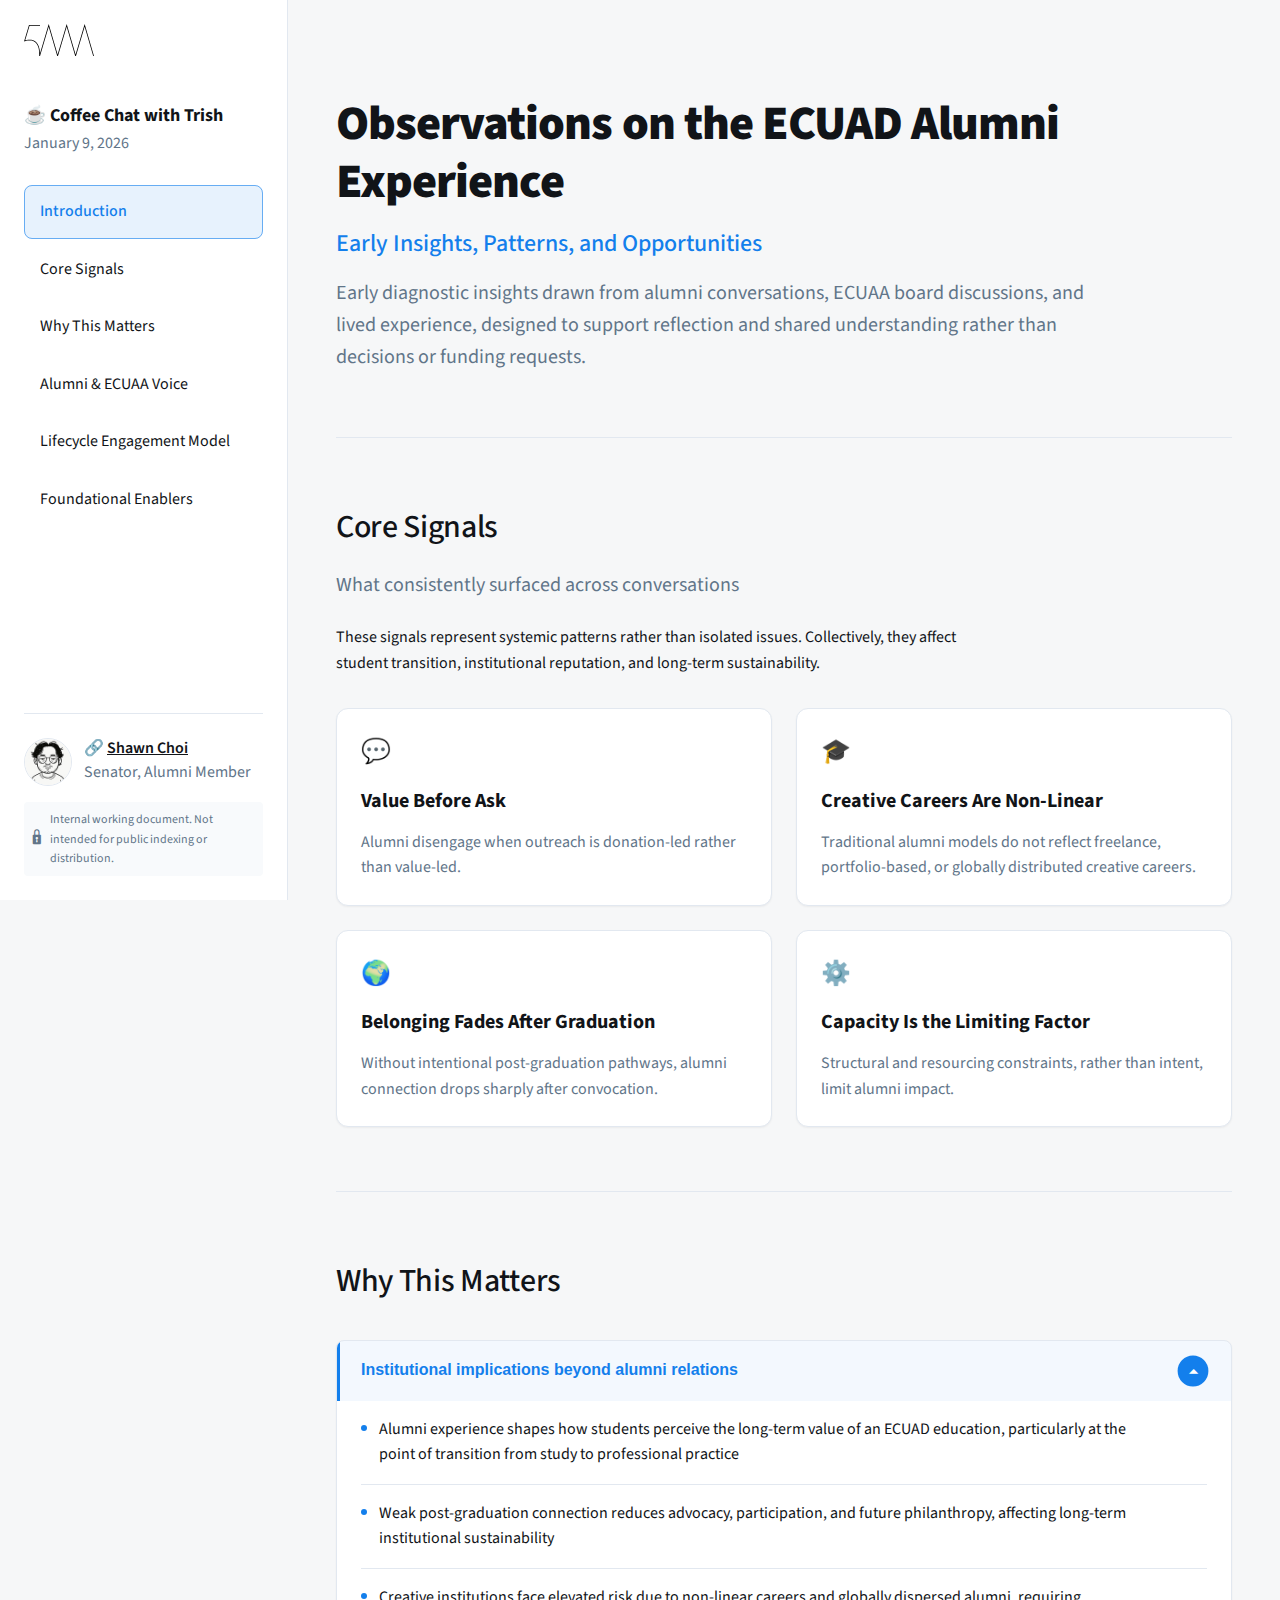
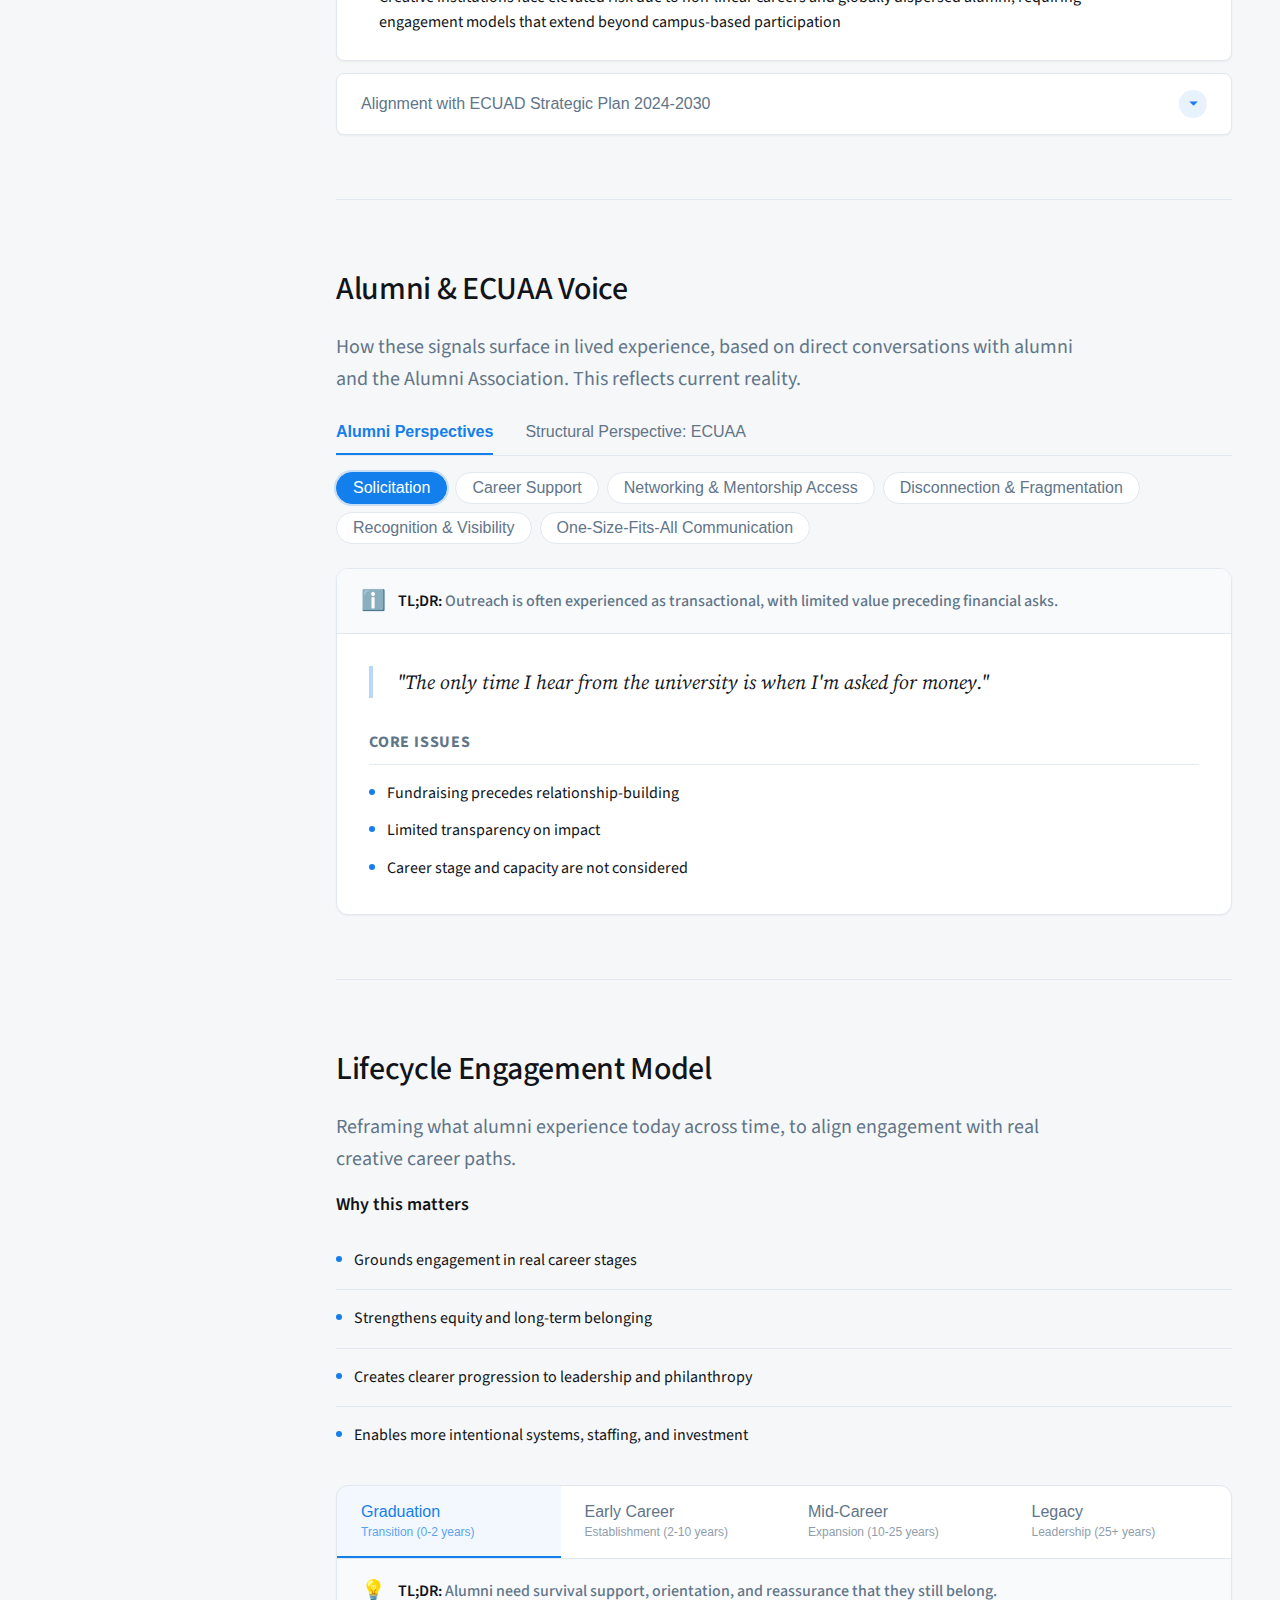
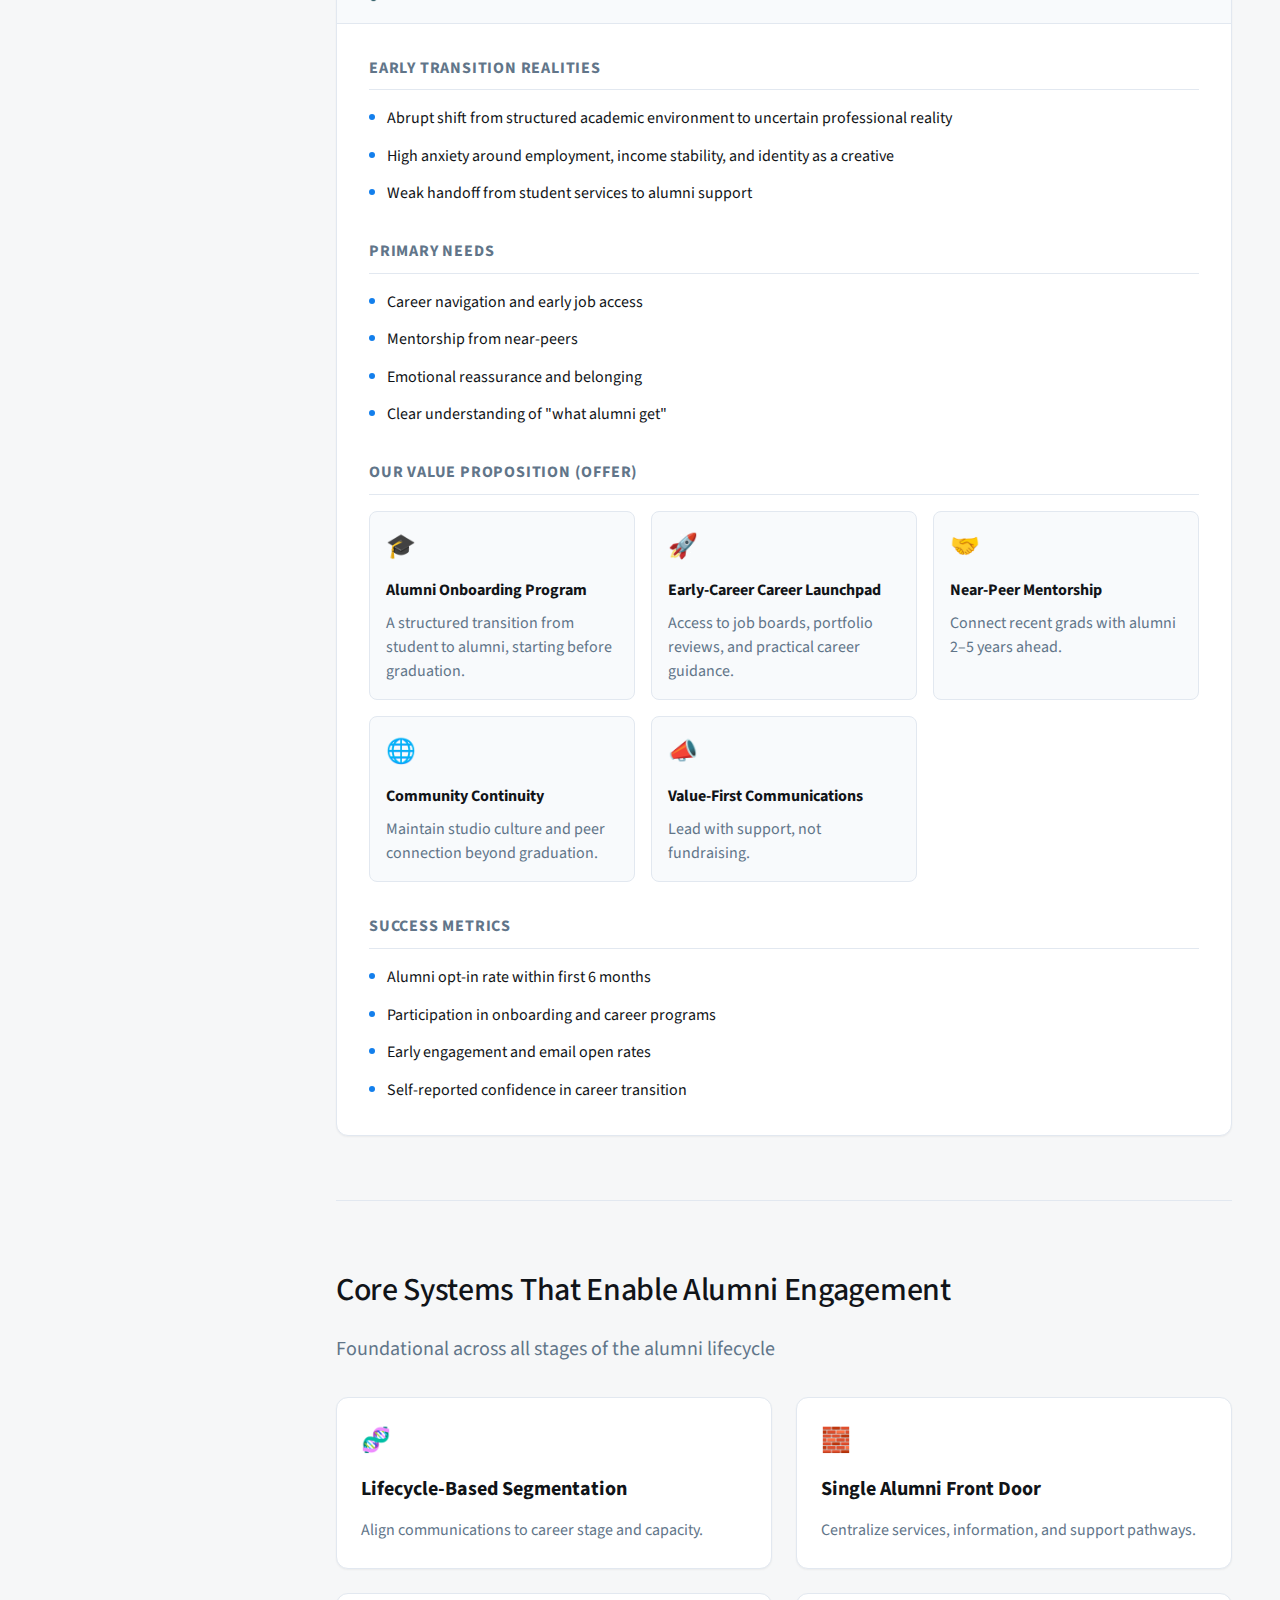
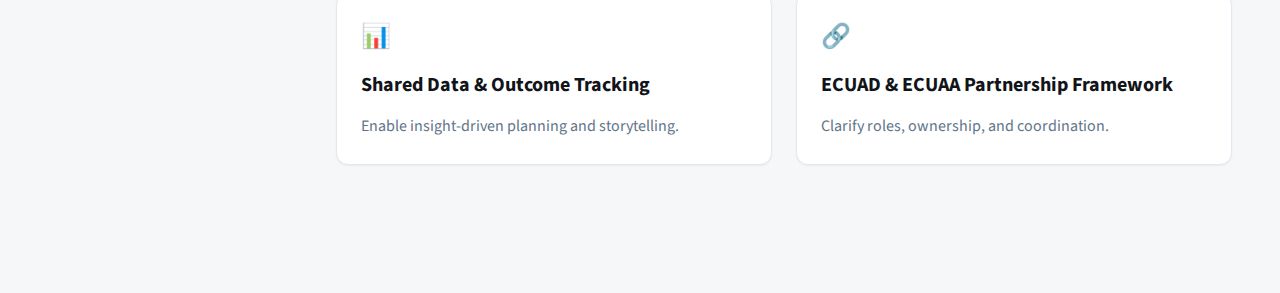
<file: ecuad-alumni-office/index.html>
<!DOCTYPE html>
<html lang="en">
<head>
    <meta charset="UTF-8">
    <meta name="viewport" content="width=device-width, initial-scale=1.0">
    <meta name="robots" content="noindex, nofollow, noarchive">
    <meta name="googlebot" content="noindex, nofollow, noarchive">
    <meta name="bingbot" content="noindex, nofollow, noarchive">
    <meta name="description" content="ECUAD Alumni Office Strategic Briefing">
    <title>ECUAD Alumni Office - Strategic Briefing</title>
    <link rel="icon" type="image/svg+xml" href="images/favicon.svg">
    <link rel="preconnect" href="https://fonts.googleapis.com">
    <link rel="preconnect" href="https://fonts.gstatic.com" crossorigin>
    <link href="https://fonts.googleapis.com/css2?family=Source+Sans+3:wght@400;500;600;700;900&family=Source+Serif+4:ital,wght@0,400;1,400&display=swap" rel="stylesheet">
    <link rel="stylesheet" href="https://fonts.googleapis.com/css2?family=Material+Symbols+Outlined:opsz,wght,FILL,GRAD@24,400,0,0" />
    <link rel="stylesheet" href="styles.css">
</head>
<body>
    <!-- Mobile Top Bar -->
    <header class="mobile-header" role="banner">
        <button class="mobile-menu-toggle" aria-label="Toggle navigation menu" aria-expanded="false">
            <span class="hamburger">
                <span></span>
                <span></span>
                <span></span>
            </span>
        </button>
        <div class="mobile-branding">
            <span class="brand-text">Observations on the ECUAD Alumni Experience</span>
        </div>
    </header>

    <!-- Mobile Drawer Navigation -->
    <nav class="mobile-drawer" id="mobile-drawer" role="navigation" aria-label="Main navigation">
        <div class="drawer-content">
            <div class="drawer-branding">
                <!-- Branding will be cloned from desktop sidebar -->
            </div>
            <ul class="drawer-nav-list">
                <!-- Navigation will be cloned from desktop sidebar -->
            </ul>
            <div class="drawer-footer">
                <!-- Footer will be cloned from desktop sidebar -->
            </div>
        </div>
    </nav>

    <!-- Desktop Sidebar Navigation -->
    <aside class="desktop-sidebar" role="complementary">
        <div class="sidebar-content">
            <div class="sidebar-branding" id="main-sidebar-branding">
                <div class="brand-icons">
                    <a href="#hero" class="logo-link" aria-label="Scroll to top">
                        <img src="images/logo-5am.svg" alt="5am" class="brand-icon brand-icon-light">
                    </a>
                </div>
                <div class="brand-text-group">
                    <h1 class="brand-title">☕️ Coffee Chat with Trish</h1>
                    <p class="brand-subtitle">January 9, 2026</p>
                </div>
            </div>
            <nav class="sidebar-nav" role="navigation" aria-label="Main navigation">
                <ul class="nav-list" id="main-nav-list">
                    <li><a href="#hero" class="nav-link active">
                        Introduction
                    </a></li>
                    <li><a href="#core-signals" class="nav-link">
                        Core Signals
                    </a></li>
                    <li><a href="#why-matters" class="nav-link">
                        Why This Matters
                    </a></li>
                    <li><a href="#voice" class="nav-link">
                        Alumni & ECUAA Voice
                    </a></li>
                    <li><a href="#lifecycle" class="nav-link">
                        Lifecycle Engagement Model
                    </a></li>
                    <li><a href="#enablers" class="nav-link">
                        Foundational Enablers
                    </a></li>
                </ul>
            </nav>
            <div class="sidebar-footer" id="main-sidebar-footer">
                <div class="contact-info">
                    <div class="contact-avatar" aria-hidden="true">
                        <img src="images/shawn-choi.jpg" alt="Shawn Choi">
                    </div>
                    <div class="contact-details">
                        <p class="contact-name">🔗 <a href="https://www.5am.co" target="_blank" rel="noopener noreferrer">Shawn Choi</a></p>
                        <p class="contact-title">Senator, Alumni Member</p>
                    </div>
                </div>
                <div class="document-status">
                    <span class="status-icon" aria-hidden="true">🔒</span>
                    <span class="status-text">Internal working document. Not intended for public indexing or distribution.</span>
                </div>
            </div>
        </div>
    </aside>

    <!-- Main Content -->
    <main class="main-content" role="main">
        <div class="content-wrapper">
            <!-- Hero/Intro Section -->
            <section id="hero" class="content-section hero-section">
                <div class="hero-content">
                    <h1 class="hero-title">Observations on the ECUAD Alumni Experience</h1>
                    <p class="hero-subhead">
                        Early Insights, Patterns, and Opportunities
                    </p>
                    <p class="hero-description">
                        Early diagnostic insights drawn from alumni conversations, ECUAA board discussions, and lived experience, designed to support reflection and shared understanding rather than decisions or funding requests.
                    </p>
                </div>
            </section>

            <hr class="section-divider">

            <!-- Core Signals Section -->
            <section id="core-signals" class="content-section">
                <div class="section-header">
                    <h2 class="section-title">Core Signals</h2>
                    <p class="hero-description">What consistently surfaced across conversations</p>
                    <p class="signals-intro-text">
                        These signals represent systemic patterns rather than isolated issues. Collectively, they affect student transition, institutional reputation, and long-term sustainability.
                    </p>
                </div>
                <div class="signals-grid">
                    <div class="signal-card">
                        <div class="signal-icon">
                            <span>💬</span>
                        </div>
                        <h3 class="signal-title">Value Before Ask</h3>
                        <p class="signal-description">Alumni disengage when outreach is donation-led rather than value-led.</p>
                    </div>
                    <div class="signal-card">
                        <div class="signal-icon">
                            <span>🎓</span>
                        </div>
                        <h3 class="signal-title">Creative Careers Are Non-Linear</h3>
                        <p class="signal-description">Traditional alumni models do not reflect freelance, portfolio-based, or globally distributed creative careers.</p>
                    </div>
                    <div class="signal-card">
                        <div class="signal-icon">
                            <span>🌍</span>
                        </div>
                        <h3 class="signal-title">Belonging Fades After Graduation</h3>
                        <p class="signal-description">Without intentional post-graduation pathways, alumni connection drops sharply after convocation.</p>
                    </div>
                    <div class="signal-card">
                        <div class="signal-icon">
                            <span>⚙️</span>
                        </div>
                        <h3 class="signal-title">Capacity Is the Limiting Factor</h3>
                        <p class="signal-description">Structural and resourcing constraints, rather than intent, limit alumni impact.</p>
                    </div>
                </div>
            </section>

            <hr class="section-divider">

            <!-- Why This Matters Section -->
            <section id="why-matters" class="content-section">
                <div class="section-header">
                    <h2 class="section-title">Why This Matters</h2>
                </div>
                <div class="accordion">
                    <div class="accordion-item">
                        <button class="accordion-header active" aria-expanded="true">
                            <span class="accordion-title">Institutional implications beyond alumni relations</span>
                            <span class="accordion-icon material-symbols-outlined">arrow_drop_down</span>
                        </button>
                        <div class="accordion-content active">
                            <div class="why-matters-list-container">
                                <ul class="why-matters-bullet-list">
                                    <li class="why-matters-bullet-item">
                                        <span class="bullet bullet-primary"></span>
                                        <span>Alumni experience shapes how students perceive the long-term value of an ECUAD education, particularly at the point of transition from study to professional practice</span>
                                    </li>
                                    <li class="why-matters-bullet-item">
                                        <span class="bullet bullet-primary"></span>
                                        <span>Weak post-graduation connection reduces advocacy, participation, and future philanthropy, affecting long-term institutional sustainability</span>
                                    </li>
                                    <li class="why-matters-bullet-item">
                                        <span class="bullet bullet-primary"></span>
                                        <span>Creative institutions face elevated risk due to non-linear careers and globally dispersed alumni, requiring engagement models that extend beyond campus-based participation</span>
                                    </li>
                                </ul>
                            </div>
                        </div>
                    </div>
                    <div class="accordion-item">
                        <button class="accordion-header" aria-expanded="false">
                            <span class="accordion-title">Alignment with ECUAD Strategic Plan 2024-2030</span>
                            <span class="accordion-icon material-symbols-outlined">arrow_drop_down</span>
                        </button>
                        <div class="accordion-content">
                            <div class="why-matters-list-container">
                                <ul class="why-matters-bullet-list">
                                    <li class="why-matters-bullet-item">
                                        <span class="bullet bullet-primary"></span>
                                        <span><strong>Elevating Teaching + Learning:</strong> Alumni engagement extends the learning journey beyond graduation, reinforcing preparation for diverse creative and professional pathways.</span>
                                    </li>
                                    <li class="why-matters-bullet-item">
                                        <span class="bullet bullet-primary"></span>
                                        <span><strong>Supporting People + Culture:</strong> Sustained alumni connection preserves belonging and care beyond campus, particularly for international, freelance, and equity-seeking graduates.</span>
                                    </li>
                                    <li class="why-matters-bullet-item">
                                        <span class="bullet bullet-primary"></span>
                                        <span><strong>Strengthening Systems + Supports:</strong> Effective alumni engagement relies on coordinated systems, communications, and data across the full student-to-alumni lifecycle.</span>
                                    </li>
                                    <li class="why-matters-bullet-item">
                                        <span class="bullet bullet-primary"></span>
                                        <span><strong>Expanding Research + Practice:</strong> Alumni serve as ongoing connectors to creative practice, industry, and cultural communities beyond the student experience.</span>
                                    </li>
                                </ul>
                            </div>
                        </div>
                    </div>
                </div>
            </section>

            <hr class="section-divider">

            <!-- Alumni Voice Section -->
            <section id="voice" class="content-section">
                <div class="section-header">
                    <h2 class="section-title">Alumni & ECUAA Voice</h2>
                    <p class="hero-description">How these signals surface in lived experience, based on direct conversations with alumni and the Alumni Association. This reflects current reality.</p>
                    <div class="tabs-container">
                        <div class="tabs">
                            <button class="tab-button active" data-tab="alumni" aria-selected="true">Alumni Perspectives</button>
                            <button class="tab-button" data-tab="ecuaa" aria-selected="false">Structural Perspective: ECUAA</button>
                        </div>
                        <!-- Alumni Filter Pills -->
                        <div class="filter-pills filter-pills-alumni active">
                            <button class="pill active" data-category="solicitation" aria-pressed="true">Solicitation</button>
                            <button class="pill" data-category="careersupport" aria-pressed="false">Career Support</button>
                            <button class="pill" data-category="networking" aria-pressed="false">Networking & Mentorship Access</button>
                            <button class="pill" data-category="disconnection" aria-pressed="false">Disconnection & Fragmentation</button>
                            <button class="pill" data-category="recognition" aria-pressed="false">Recognition & Visibility</button>
                            <button class="pill" data-category="communication" aria-pressed="false">One-Size-Fits-All Communication</button>
                        </div>
                        <!-- ECUAA Filter Pills -->
                        <div class="filter-pills filter-pills-ecuaa">
                            <button class="pill active" data-category="operational" aria-pressed="true">Operational Separation</button>
                            <button class="pill" data-category="budget" aria-pressed="false">No Budget</button>
                            <button class="pill" data-category="sponsorship" aria-pressed="false">Sponsorship Challenges</button>
                            <button class="pill" data-category="visibility" aria-pressed="false">Limited Visibility into Alumni Outcomes (Domestic & International)</button>
                        </div>
                    </div>
                </div>

                <!-- Alumni Tab Content -->
                <div class="tab-panel active" data-panel="alumni">
                    <!-- Solicitation -->
                    <div class="category-panel active" data-category-panel="alumni-solicitation">
                        <div class="content-card">
                            <div class="tldr-box">
                                <span class="tldr-icon">ℹ️</span>
                                <p class="tldr-text"><strong>TL;DR:</strong> Outreach is often experienced as transactional, with limited value preceding financial asks.</p>
                            </div>
                            <div class="card-content">
                                <blockquote class="quote-block">
                                    <p class="quote-text">"The only time I hear from the university is when I'm asked for money."</p>
                                </blockquote>
                                <div class="issues-solutions">
                                    <div class="issues-section">
                                        <h3 class="section-heading">Core Issues</h3>
                                        <ul class="issue-list">
                                            <li class="issue-item">
                                                <span class="bullet bullet-primary"></span>
                                                <span>Fundraising precedes relationship-building</span>
                                            </li>
                                            <li class="issue-item">
                                                <span class="bullet bullet-primary"></span>
                                                <span>Limited transparency on impact</span>
                                            </li>
                                            <li class="issue-item">
                                                <span class="bullet bullet-primary"></span>
                                                <span>Career stage and capacity are not considered</span>
                                            </li>
                                        </ul>
                                    </div>
                                </div>
                            </div>
                        </div>
                    </div>

                    <!-- Career Support -->
                    <div class="category-panel" data-category-panel="alumni-careersupport">
                        <div class="content-card">
                            <div class="tldr-box">
                                <span class="tldr-icon">ℹ️</span>
                                <p class="tldr-text"><strong>TL;DR:</strong> Alumni feel underprepared for the realities of creative careers.</p>
                            </div>
                            <div class="card-content">
                                <blockquote class="quote-block">
                                    <p class="quote-text">"I was trained creatively, but not professionally."</p>
                                </blockquote>
                                <div class="issues-solutions">
                                    <div class="issues-section">
                                        <h3 class="section-heading">Core Issues</h3>
                                        <ul class="issue-list">
                                            <li class="issue-item">
                                                <span class="bullet bullet-primary"></span>
                                                <span>Weak handoff from student to alumni career support</span>
                                            </li>
                                            <li class="issue-item">
                                                <span class="bullet bullet-primary"></span>
                                                <span>Limited visibility into jobs, gigs, and opportunities</span>
                                            </li>
                                            <li class="issue-item">
                                                <span class="bullet bullet-primary"></span>
                                                <span>Freelance and international pathways under-served</span>
                                            </li>
                                        </ul>
                                    </div>
                                </div>
                            </div>
                        </div>
                    </div>

                    <!-- Networking & Mentorship Access -->
                    <div class="category-panel" data-category-panel="alumni-networking">
                        <div class="content-card">
                            <div class="tldr-box">
                                <span class="tldr-icon">ℹ️</span>
                                <p class="tldr-text"><strong>TL;DR:</strong> Alumni lack equitable, visible pathways to connect with peers and mentors./p>
                            </div>
                            <div class="card-content">
                                <blockquote class="quote-block">
                                    <p class="quote-text">"I know alumni are out there, but I don't know how to reach them."</p>
                                </blockquote>
                                <div class="issues-solutions">
                                    <div class="issues-section">
                                        <h3 class="section-heading">Core Issues</h3>
                                        <ul class="issue-list">
                                            <li class="issue-item">
                                                <span class="bullet bullet-primary"></span>
                                                <span>Networking relies on informal personal connections</span>
                                            </li>
                                            <li class="issue-item">
                                                <span class="bullet bullet-primary"></span>
                                                <span>Mentorship is unstructured or inaccessible</span>
                                            </li>
                                            <li class="issue-item">
                                                <span class="bullet bullet-primary"></span>
                                                <span>Introverts, freelancers, and global alumni disadvantaged</span>
                                            </li>
                                        </ul>
                                    </div>
                                </div>
                            </div>
                        </div>
                    </div>

                    <!-- Disconnection & Fragmentation -->
                    <div class="category-panel" data-category-panel="alumni-disconnection">
                        <div class="content-card">
                            <div class="tldr-box">
                                <span class="tldr-icon">ℹ️</span>
                                <p class="tldr-text"><strong>TL;DR:</strong> Alumni want to stay connected but face unclear pathways and fragmented experiences.</p>
                            </div>
                            <div class="card-content">
                                <blockquote class="quote-block">
                                    <p class="quote-text">"After graduation, ECUAD disappeared from my life."</p>
                                </blockquote>
                                <div class="issues-solutions">
                                    <div class="issues-section">
                                        <h3 class="section-heading">Core Issues</h3>
                                        <ul class="issue-list">
                                            <li class="issue-item">
                                                <span class="bullet bullet-primary"></span>
                                                <span>No clear alumni onboarding journey</span>
                                            </li>
                                            <li class="issue-item">
                                                <span class="bullet bullet-primary"></span>
                                                <span>Events and services feel sporadic</span>
                                            </li>
                                            <li class="issue-item">
                                                <span class="bullet bullet-primary"></span>
                                                <span>Digital touchpoints are fragmented</span>
                                            </li>
                                        </ul>
                                    </div>
                                </div>
                            </div>
                        </div>
                    </div>

                    <!-- Recognition & Visibility -->
                    <div class="category-panel" data-category-panel="alumni-recognition">
                        <div class="content-card">
                            <div class="tldr-box">
                                <span class="tldr-icon">ℹ️</span>
                                <p class="tldr-text"><strong>TL;DR:</strong> Alumni achievements are under-recognized, especially internationally and outside traditional paths.</p>
                            </div>
                            <div class="card-content">
                                <blockquote class="quote-block">
                                    <p class="quote-text">"I've done a lot since graduating, but I'm not sure how and where to share it."</p>
                                </blockquote>
                                <div class="issues-solutions">
                                    <div class="issues-section">
                                        <h3 class="section-heading">Core Issues</h3>
                                        <ul class="issue-list">
                                            <li class="issue-item">
                                                <span class="bullet bullet-primary"></span>
                                                <span>No clear way to submit or share achievements</span>
                                            </li>
                                            <li class="issue-item">
                                                <span class="bullet bullet-primary"></span>
                                                <span>Recognition feels selective and ad hoc</span>
                                            </li>
                                            <li class="issue-item">
                                                <span class="bullet bullet-primary"></span>
                                                <span>International success is underrepresented</span>
                                            </li>
                                        </ul>
                                    </div>
                                </div>
                            </div>
                        </div>
                    </div>

                    <!-- One-Size-Fits-All Communication -->
                    <div class="category-panel" data-category-panel="alumni-communication">
                        <div class="content-card">
                            <div class="tldr-box">
                                <span class="tldr-icon">ℹ️</span>
                                <p class="tldr-text"><strong>TL;DR:</strong> Generic communication reduces relevance, engagement, and trust.</p>
                            </div>
                            <div class="card-content">
                                <blockquote class="quote-block">
                                    <p class="quote-text">"The emails don't reflect where I am or what I care about."</p>
                                </blockquote>
                                <div class="issues-solutions">
                                    <div class="issues-section">
                                        <h3 class="section-heading">Core Issues</h3>
                                        <ul class="issue-list">
                                            <li class="issue-item">
                                                <span class="bullet bullet-primary"></span>
                                                <span>No lifecycle or interest-based segmentation</span>
                                            </li>
                                            <li class="issue-item">
                                                <span class="bullet bullet-primary"></span>
                                                <span>Domestic and international alumni treated the same</span>
                                            </li>
                                            <li class="issue-item">
                                                <span class="bullet bullet-primary"></span>
                                                <span>Communication fatigue</span>
                                            </li>
                                        </ul>
                                    </div>
                                </div>
                            </div>
                        </div>
                    </div>
                </div>

                <!-- ECUAA Tab Content -->
                <div class="tab-panel" data-panel="ecuaa">
                    <!-- Operational Separation -->
                    <div class="category-panel active" data-category-panel="ecuaa-operational">
                        <div class="content-card">
                            <div class="tldr-box">
                                <span class="tldr-icon">ℹ️</span>
                                <p class="tldr-text"><strong>TL;DR:</strong> Structural separation limits strategic operation at scale.</p>
                            </div>
                            <div class="card-content">
                                <blockquote class="quote-block">
                                    <p class="quote-text">"We operate in isolation."</p>
                                </blockquote>
                                <div class="issues-solutions">
                                    <div class="issues-section">
                                        <h3 class="section-heading">Core Issues</h3>
                                        <ul class="issue-list">
                                            <li class="issue-item">
                                                <span class="bullet bullet-primary"></span>
                                                <span>Limited integration with university systems</span>
                                            </li>
                                            <li class="issue-item">
                                                <span class="bullet bullet-primary"></span>
                                                <span>Misaligned priorities and timelines</span>
                                            </li>
                                        </ul>
                                    </div>
                                </div>
                            </div>
                        </div>
                    </div>

                    <!-- No Budget -->
                    <div class="category-panel" data-category-panel="ecuaa-budget">
                        <div class="content-card">
                            <div class="tldr-box">
                                <span class="tldr-icon">ℹ️</span>
                                <p class="tldr-text"><strong>TL;DR:</strong> Volunteer dependency constrains sustainability, scale, and consistency.</p>
                            </div>
                            <div class="card-content">
                                <blockquote class="quote-block">
                                    <p class="quote-text">"Everything depends on unpaid labour."</p>
                                </blockquote>
                                <div class="issues-solutions">
                                    <div class="issues-section">
                                        <h3 class="section-heading">Core Issues</h3>
                                        <ul class="issue-list">
                                            <li class="issue-item">
                                                <span class="bullet bullet-primary"></span>
                                                <span>Burnout risk</span>
                                            </li>
                                            <li class="issue-item">
                                                <span class="bullet bullet-primary"></span>
                                                <span>Inability to plan long-term</span>
                                            </li>
                                        </ul>
                                    </div>
                                </div>
                            </div>
                        </div>
                    </div>

                    <!-- Sponsorship Challenges -->
                    <div class="category-panel" data-category-panel="ecuaa-sponsorship">
                        <div class="content-card">
                            <div class="tldr-box">
                                <span class="tldr-icon">ℹ️</span>
                                <p class="tldr-text"><strong>TL;DR:</strong> Sponsorship efforts are fragmented and inefficient without institutional support.</p>
                            </div>
                            <div class="card-content">
                                <blockquote class="quote-block">
                                    <p class="quote-text">"Every event feels like starting from zero."</p>
                                </blockquote>
                                <div class="issues-solutions">
                                    <div class="issues-section">
                                        <h3 class="section-heading">Core Issues</h3>
                                        <ul class="issue-list">
                                            <li class="issue-item">
                                                <span class="bullet bullet-primary"></span>
                                                <span>No centralized strategy</span>
                                            </li>
                                            <li class="issue-item">
                                                <span class="bullet bullet-primary"></span>
                                                <span>Limited leverage</span>
                                            </li>
                                        </ul>
                                    </div>
                                </div>
                            </div>
                        </div>
                    </div>

                    <!-- Limited Visibility into Alumni Outcomes (Domestic & International) -->
                    <div class="category-panel" data-category-panel="ecuaa-visibility">
                        <div class="content-card">
                            <div class="tldr-box">
                                <span class="tldr-icon">ℹ️</span>
                                <p class="tldr-text"><strong>TL;DR:</strong> ECUAA lacks reliable data to tell a compelling alumni impact story.</p>
                            </div>
                            <div class="card-content">
                                <blockquote class="quote-block">
                                    <p class="quote-text">"We know alumni are succeeding globally, but we can't track it."</p>
                                </blockquote>
                                <div class="issues-solutions">
                                    <div class="issues-section">
                                        <h3 class="section-heading">Core Issues</h3>
                                        <ul class="issue-list">
                                            <li class="issue-item">
                                                <span class="bullet bullet-primary"></span>
                                                <span>Fragmented or outdated data</span>
                                            </li>
                                            <li class="issue-item">
                                                <span class="bullet bullet-primary"></span>
                                                <span>International outcomes underreported</span>
                                            </li>
                                        </ul>
                                    </div>
                                </div>
                            </div>
                        </div>
                    </div>
                </div>
            </section>

            <hr class="section-divider">

            <!-- Lifecycle Engagement Model Section -->
            <section id="lifecycle" class="content-section">
                <div class="section-header">
                    <h2 class="section-title">Lifecycle Engagement Model</h2>
                    <p class="hero-description">Reframing what alumni experience today across time, to align engagement with real creative career paths.</p>
                    <div class="why-matters">
                        <h4 class="why-matters-heading">Why this matters</h4>
                        <ul class="why-matters-list">
                            <li class="why-matters-item">
                                <span class="bullet bullet-primary"></span>
                                <span>Grounds engagement in real career stages</span>
                            </li>
                            <li class="why-matters-item">
                                <span class="bullet bullet-primary"></span>
                                <span>Strengthens equity and long-term belonging</span>
                            </li>
                            <li class="why-matters-item">
                                <span class="bullet bullet-primary"></span>
                                <span>Creates clearer progression to leadership and philanthropy</span>
                            </li>
                            <li class="why-matters-item">
                                <span class="bullet bullet-primary"></span>
                                <span>Enables more intentional systems, staffing, and investment</span>
                            </li>
                        </ul>
                    </div>
                </div>
                
                <div class="content-card">
                    <div class="stage-tabs">
                        <button class="stage-tab active" data-stage="student" aria-selected="true">
                            <span class="stage-tab-title">Graduation</span>
                            <span class="stage-tab-subhead">Transition (0-2 years)</span>
                        </button>
                        <button class="stage-tab" data-stage="newgrad" aria-selected="false">
                            <span class="stage-tab-title">Early Career</span>
                            <span class="stage-tab-subhead">Establishment (2-10 years)</span>
                        </button>
                        <button class="stage-tab" data-stage="established" aria-selected="false">
                            <span class="stage-tab-title">Mid-Career</span>
                            <span class="stage-tab-subhead">Expansion (10-25 years)</span>
                        </button>
                        <button class="stage-tab" data-stage="legacy" aria-selected="false">
                            <span class="stage-tab-title">Legacy</span>
                            <span class="stage-tab-subhead">Leadership (25+ years)</span>
                        </button>
                    </div>

                    <!-- 01. Student Stage -->
                    <div class="stage-panel active" data-stage-panel="student">
                        <div class="tldr-box">
                            <span class="tldr-icon">💡</span>
                            <p class="tldr-text"><strong>TL;DR:</strong> Alumni need survival support, orientation, and reassurance that they still belong.</p>
                        </div>
                        <div class="card-content">
                            <div class="needs-grid">
                                <div class="needs-column">
                                    <h3 class="needs-heading">Early Transition Realities</h3>
                                    <ul class="needs-list">
                                        <li class="needs-item">
                                            <span class="bullet bullet-primary"></span>
                                            <span>Abrupt shift from structured academic environment to uncertain professional reality</span>
                                        </li>
                                        <li class="needs-item">
                                            <span class="bullet bullet-primary"></span>
                                            <span>High anxiety around employment, income stability, and identity as a creative</span>
                                        </li>
                                        <li class="needs-item">
                                            <span class="bullet bullet-primary"></span>
                                            <span>Weak handoff from student services to alumni support</span>
                                        </li>
                                    </ul>
                                </div>
                                <div class="needs-column">
                                    <h3 class="needs-heading">Primary Needs</h3>
                                    <ul class="needs-list">
                                        <li class="needs-item">
                                            <span class="bullet bullet-primary"></span>
                                            <span>Career navigation and early job access</span>
                                        </li>
                                        <li class="needs-item">
                                            <span class="bullet bullet-primary"></span>
                                            <span>Mentorship from near-peers</span>
                                        </li>
                                        <li class="needs-item">
                                            <span class="bullet bullet-primary"></span>
                                            <span>Emotional reassurance and belonging</span>
                                        </li>
                                        <li class="needs-item">
                                            <span class="bullet bullet-primary"></span>
                                            <span>Clear understanding of "what alumni get"</span>
                                        </li>
                                    </ul>
                                </div>
                                <div class="needs-column">
                                    <h3 class="needs-heading">Our Value Proposition (Offer)</h3>
                                    <div class="solutions-grid">
                                        <div class="solution-card">
                                            <div class="solution-icon">🎓</div>
                                            <h4 class="solution-title">Alumni Onboarding Program</h4>
                                            <p class="solution-description">A structured transition from student to alumni, starting before graduation.</p>
                                        </div>
                                        <div class="solution-card">
                                            <div class="solution-icon">🚀</div>
                                            <h4 class="solution-title">Early-Career Career Launchpad</h4>
                                            <p class="solution-description">Access to job boards, portfolio reviews, and practical career guidance.</p>
                                        </div>
                                        <div class="solution-card">
                                            <div class="solution-icon">🤝</div>
                                            <h4 class="solution-title">Near-Peer Mentorship</h4>
                                            <p class="solution-description">Connect recent grads with alumni 2–5 years ahead.</p>
                                        </div>
                                        <div class="solution-card">
                                            <div class="solution-icon">🌐</div>
                                            <h4 class="solution-title">Community Continuity</h4>
                                            <p class="solution-description">Maintain studio culture and peer connection beyond graduation.</p>
                                        </div>
                                        <div class="solution-card">
                                            <div class="solution-icon">📣</div>
                                            <h4 class="solution-title">Value-First Communications</h4>
                                            <p class="solution-description">Lead with support, not fundraising.</p>
                                        </div>
                                    </div>
                                </div>
                                <div class="needs-column">
                                    <h3 class="needs-heading">Success Metrics</h3>
                                    <ul class="needs-list">
                                        <li class="needs-item">
                                            <span class="bullet bullet-primary"></span>
                                            <span>Alumni opt-in rate within first 6 months</span>
                                        </li>
                                        <li class="needs-item">
                                            <span class="bullet bullet-primary"></span>
                                            <span>Participation in onboarding and career programs</span>
                                        </li>
                                        <li class="needs-item">
                                            <span class="bullet bullet-primary"></span>
                                            <span>Early engagement and email open rates</span>
                                        </li>
                                        <li class="needs-item">
                                            <span class="bullet bullet-primary"></span>
                                            <span>Self-reported confidence in career transition</span>
                                        </li>
                                    </ul>
                                </div>
                            </div>
                        </div>
                    </div>

                    <!-- 02. New Grad Stage -->
                    <div class="stage-panel" data-stage-panel="newgrad">
                        <div class="tldr-box">
                            <span class="tldr-icon">💡</span>
                            <p class="tldr-text"><strong>TL;DR:</strong> Alumni seek momentum, credibility, and networks that help them establish themselves.</p>
                        </div>
                        <div class="card-content">
                            <div class="needs-grid">
                                <div class="needs-column">
                                    <h3 class="needs-heading">Career Stabilization Challenges</h3>
                                    <ul class="needs-list">
                                        <li class="needs-item">
                                            <span class="bullet bullet-primary"></span>
                                            <span>Navigating unstable or freelance-heavy careers</span>
                                        </li>
                                        <li class="needs-item">
                                            <span class="bullet bullet-primary"></span>
                                            <span>Building reputation, portfolio depth, and income consistency</span>
                                        </li>
                                        <li class="needs-item">
                                            <span class="bullet bullet-primary"></span>
                                            <span>Often balancing survival work with creative ambition</span>
                                        </li>
                                    </ul>
                                </div>
                                <div class="needs-column">
                                    <h3 class="needs-heading">Primary Needs</h3>
                                    <ul class="needs-list">
                                        <li class="needs-item">
                                            <span class="bullet bullet-primary"></span>
                                            <span>Networking and peer visibility</span>
                                        </li>
                                        <li class="needs-item">
                                            <span class="bullet bullet-primary"></span>
                                            <span>Mentorship and industry insight</span>
                                        </li>
                                        <li class="needs-item">
                                            <span class="bullet bullet-primary"></span>
                                            <span>Career progression opportunities</span>
                                        </li>
                                        <li class="needs-item">
                                            <span class="bullet bullet-primary"></span>
                                            <span>Recognition and validation</span>
                                        </li>
                                    </ul>
                                </div>
                                <div class="needs-column">
                                    <h3 class="needs-heading">Our Value Proposition (Offer)</h3>
                                    <div class="solutions-grid">
                                        <div class="solution-card">
                                            <div class="solution-icon">🧭</div>
                                            <h4 class="solution-title">Alumni Networking & Micro-Communities</h4>
                                            <p class="solution-description">Discipline-based and interest-based peer groups.</p>
                                        </div>
                                        <div class="solution-card">
                                            <div class="solution-icon">🔗</div>
                                            <h4 class="solution-title">Structured Mentorship Access</h4>
                                            <p class="solution-description">Time-bound mentorship and portfolio feedback.</p>
                                        </div>
                                        <div class="solution-card">
                                            <div class="solution-icon">🧵</div>
                                            <h4 class="solution-title">Industry Micro-Networks</h4>
                                            <p class="solution-description">Connections to sector-specific opportunities.</p>
                                        </div>
                                        <div class="solution-card">
                                            <div class="solution-icon">✍️</div>
                                            <h4 class="solution-title">Achievement Visibility Pathways</h4>
                                            <p class="solution-description">Easy ways to share milestones and be recognized.</p>
                                        </div>
                                        <div class="solution-card">
                                            <div class="solution-icon">🌍</div>
                                            <h4 class="solution-title">Global Alumni Job & Opportunity Board</h4>
                                            <p class="solution-description">Roles, gigs, residencies, and grants.</p>
                                        </div>
                                    </div>
                                </div>
                                <div class="needs-column">
                                    <h3 class="needs-heading">Success Metrics</h3>
                                    <ul class="needs-list">
                                        <li class="needs-item">
                                            <span class="bullet bullet-primary"></span>
                                            <span>Growth of alumni network participation</span>
                                        </li>
                                        <li class="needs-item">
                                            <span class="bullet bullet-primary"></span>
                                            <span>Mentorship match completion rates</span>
                                        </li>
                                        <li class="needs-item">
                                            <span class="bullet bullet-primary"></span>
                                            <span>Job and opportunity postings engagement</span>
                                        </li>
                                        <li class="needs-item">
                                            <span class="bullet bullet-primary"></span>
                                            <span>Alumni-submitted achievements</span>
                                        </li>
                                    </ul>
                                </div>
                            </div>
                        </div>
                    </div>

                    <!-- 03. Established Stage -->
                    <div class="stage-panel" data-stage-panel="established">
                        <div class="tldr-box">
                            <span class="tldr-icon">💡</span>
                            <p class="tldr-text"><strong>TL;DR:</strong> Alumni want relevance, leadership opportunities, and ways to give back without high friction.</p>
                        </div>
                        <div class="card-content">
                            <div class="needs-grid">
                                <div class="needs-column">
                                    <h3 class="needs-heading">Momentum & Capacity Constraints</h3>
                                    <ul class="needs-list">
                                        <li class="needs-item">
                                            <span class="bullet bullet-primary"></span>
                                            <span>Career stabilization and seniority</span>
                                        </li>
                                        <li class="needs-item">
                                            <span class="bullet bullet-primary"></span>
                                            <span>Increased influence, but limited time</span>
                                        </li>
                                        <li class="needs-item">
                                            <span class="bullet bullet-primary"></span>
                                            <span>Desire for purpose, recognition, and impact</span>
                                        </li>
                                    </ul>
                                </div>
                                <div class="needs-column">
                                    <h3 class="needs-heading">Primary Needs</h3>
                                    <ul class="needs-list">
                                        <li class="needs-item">
                                            <span class="bullet bullet-primary"></span>
                                            <span>Leadership and visibility</span>
                                        </li>
                                        <li class="needs-item">
                                            <span class="bullet bullet-primary"></span>
                                            <span>Selective, high-quality engagement</span>
                                        </li>
                                        <li class="needs-item">
                                            <span class="bullet bullet-primary"></span>
                                            <span>Opportunities to mentor or advocate</span>
                                        </li>
                                        <li class="needs-item">
                                            <span class="bullet bullet-primary"></span>
                                            <span>Continued learning and relevance</span>
                                        </li>
                                    </ul>
                                </div>
                                <div class="needs-column">
                                    <h3 class="needs-heading">Our Value Proposition (Offer)</h3>
                                    <div class="solutions-grid">
                                        <div class="solution-card">
                                            <div class="solution-icon">🏆</div>
                                            <h4 class="solution-title">Alumni Recognition &amp; Spotlights</h4>
                                            <p class="solution-description">Celebrate impact across industries and geographies.</p>
                                        </div>
                                        <div class="solution-card">
                                            <div class="solution-icon">🧑‍🏫</div>
                                            <h4 class="solution-title">Mentorship &amp; Teaching Opportunities</h4>
                                            <p class="solution-description">Guest lectures, critiques, and advisory roles.</p>
                                        </div>
                                        <div class="solution-card">
                                            <div class="solution-icon">🧠</div>
                                            <h4 class="solution-title">Lifelong Learning Access</h4>
                                            <p class="solution-description">Talks, workshops, and executive-style programming.</p>
                                        </div>
                                        <div class="solution-card">
                                            <div class="solution-icon">🤝</div>
                                            <h4 class="solution-title">Strategic Networking Opportunities</h4>
                                            <p class="solution-description">Curated events rather than high-volume programming.</p>
                                        </div>
                                        <div class="solution-card">
                                            <div class="solution-icon">🎯</div>
                                            <h4 class="solution-title">Purpose-Driven Giving Paths</h4>
                                            <p class="solution-description">Clear, values-aligned ways to support students and programs.</p>
                                        </div>
                                    </div>
                                </div>
                                <div class="needs-column">
                                    <h3 class="needs-heading">Success Metrics</h3>
                                    <ul class="needs-list">
                                        <li class="needs-item">
                                            <span class="bullet bullet-primary"></span>
                                            <span>Participation in leadership and mentorship roles</span>
                                        </li>
                                        <li class="needs-item">
                                            <span class="bullet bullet-primary"></span>
                                            <span>Engagement with recognition programs</span>
                                        </li>
                                        <li class="needs-item">
                                            <span class="bullet bullet-primary"></span>
                                            <span>Event attendance quality (not volume)</span>
                                        </li>
                                        <li class="needs-item">
                                            <span class="bullet bullet-primary"></span>
                                            <span>Mid-career alumni retention rates</span>
                                        </li>
                                    </ul>
                                </div>
                            </div>
                        </div>
                    </div>

                    <!-- 04. Legacy & Donor Stage -->
                    <div class="stage-panel" data-stage-panel="legacy">
                        <div class="tldr-box">
                            <span class="tldr-icon">💡</span>
                            <p class="tldr-text"><strong>TL;DR:</strong> Alumni seek legacy, stewardship, and meaningful institutional impact.</p>
                        </div>
                        <div class="card-content">
                            <div class="needs-grid">
                                <div class="needs-column">
                                    <h3 class="needs-heading">Stewardship & Influence Context</h3>
                                    <ul class="needs-list">
                                        <li class="needs-item">
                                            <span class="bullet bullet-primary"></span>
                                            <span>Career peak or transition toward legacy roles</span>
                                        </li>
                                        <li class="needs-item">
                                            <span class="bullet bullet-primary"></span>
                                            <span>Increased interest in giving back and shaping the future</span>
                                        </li>
                                        <li class="needs-item">
                                            <span class="bullet bullet-primary"></span>
                                            <span>Desire for trust, respect, and meaningful recognition</span>
                                        </li>
                                    </ul>
                                </div>
                                <div class="needs-column">
                                    <h3 class="needs-heading">Primary Needs</h3>
                                    <ul class="needs-list">
                                        <li class="needs-item">
                                            <span class="bullet bullet-primary"></span>
                                            <span>Institutional connection and influence</span>
                                        </li>
                                        <li class="needs-item">
                                            <span class="bullet bullet-primary"></span>
                                            <span>Legacy recognition</span>
                                        </li>
                                        <li class="needs-item">
                                            <span class="bullet bullet-primary"></span>
                                            <span>High-trust engagement</span>
                                        </li>
                                        <li class="needs-item">
                                            <span class="bullet bullet-primary"></span>
                                            <span>Clear impact pathways</span>
                                        </li>
                                    </ul>
                                </div>
                                <div class="needs-column">
                                    <h3 class="needs-heading">Our Value Proposition (Offer)</h3>
                                    <div class="solutions-grid">
                                        <div class="solution-card">
                                            <div class="solution-icon">🏛️</div>
                                            <h4 class="solution-title">Legacy & Stewardship Programs</h4>
                                            <p class="solution-description">Advisory councils, boards, and named initiatives.</p>
                                        </div>
                                        <div class="solution-card">
                                            <div class="solution-icon">🎓</div>
                                            <h4 class="solution-title">Endowed Support & Scholarships</h4>
                                            <p class="solution-description">Transparent, values-aligned giving opportunities.</p>
                                        </div>
                                        <div class="solution-card">
                                            <div class="solution-icon">📜</div>
                                            <h4 class="solution-title">Legacy Recognition Frameworks</h4>
                                            <p class="solution-description">Honouring long-term contribution and impact.</p>
                                        </div>
                                        <div class="solution-card">
                                            <div class="solution-icon">🧭</div>
                                            <h4 class="solution-title">Strategic Advisory Roles</h4>
                                            <p class="solution-description">Engage alumni expertise in institutional planning.</p>
                                        </div>
                                        <div class="solution-card">
                                            <div class="solution-icon">🤝</div>
                                            <h4 class="solution-title">High-Touch Relationship Management</h4>
                                            <p class="solution-description">Personalized, trust-based engagement.</p>
                                        </div>
                                    </div>
                                </div>
                                <div class="needs-column">
                                    <h3 class="needs-heading">Success Metrics</h3>
                                    <ul class="needs-list">
                                        <li class="needs-item">
                                            <span class="bullet bullet-primary"></span>
                                            <span>Long-term engagement and retention</span>
                                        </li>
                                        <li class="needs-item">
                                            <span class="bullet bullet-primary"></span>
                                            <span>Participation in advisory and governance roles</span>
                                        </li>
                                        <li class="needs-item">
                                            <span class="bullet bullet-primary"></span>
                                            <span>Sustained philanthropic support</span>
                                        </li>
                                        <li class="needs-item">
                                            <span class="bullet bullet-primary"></span>
                                            <span>Alumni satisfaction and trust indicators</span>
                                        </li>
                                    </ul>
                                </div>
                            </div>
                        </div>
                    </div>
                </div>
            </section>

            <hr class="section-divider">

            <!-- Foundational Enablers Section -->
            <section id="enablers" class="content-section">
                <div class="section-header">
                    <h2 class="section-title">Core Systems That Enable Alumni Engagement</h2>
                    <p class="hero-description">Foundational across all stages of the alumni lifecycle</p>
                </div>
                <div class="signals-grid">
                    <div class="signal-card">
                        <div class="signal-icon">
                            <span>🧬</span>
                        </div>
                        <h3 class="signal-title">Lifecycle-Based Segmentation</h3>
                        <p class="signal-description">Align communications to career stage and capacity.</p>
                    </div>
                    <div class="signal-card">
                        <div class="signal-icon">
                            <span>🧱</span>
                        </div>
                        <h3 class="signal-title">Single Alumni Front Door</h3>
                        <p class="signal-description">Centralize services, information, and support pathways.</p>
                    </div>
                    <div class="signal-card">
                        <div class="signal-icon">
                            <span>📊</span>
                        </div>
                        <h3 class="signal-title">Shared Data & Outcome Tracking</h3>
                        <p class="signal-description">Enable insight-driven planning and storytelling.</p>
                    </div>
                    <div class="signal-card">
                        <div class="signal-icon">
                            <span>🔗</span>
                        </div>
                        <h3 class="signal-title">ECUAD & ECUAA Partnership Framework</h3>
                        <p class="signal-description">Clarify roles, ownership, and coordination.</p>
                    </div>
                </div>
            </section>
        </div>
    </main>


    <script src="script.js"></script>
</body>
</html>
</file>
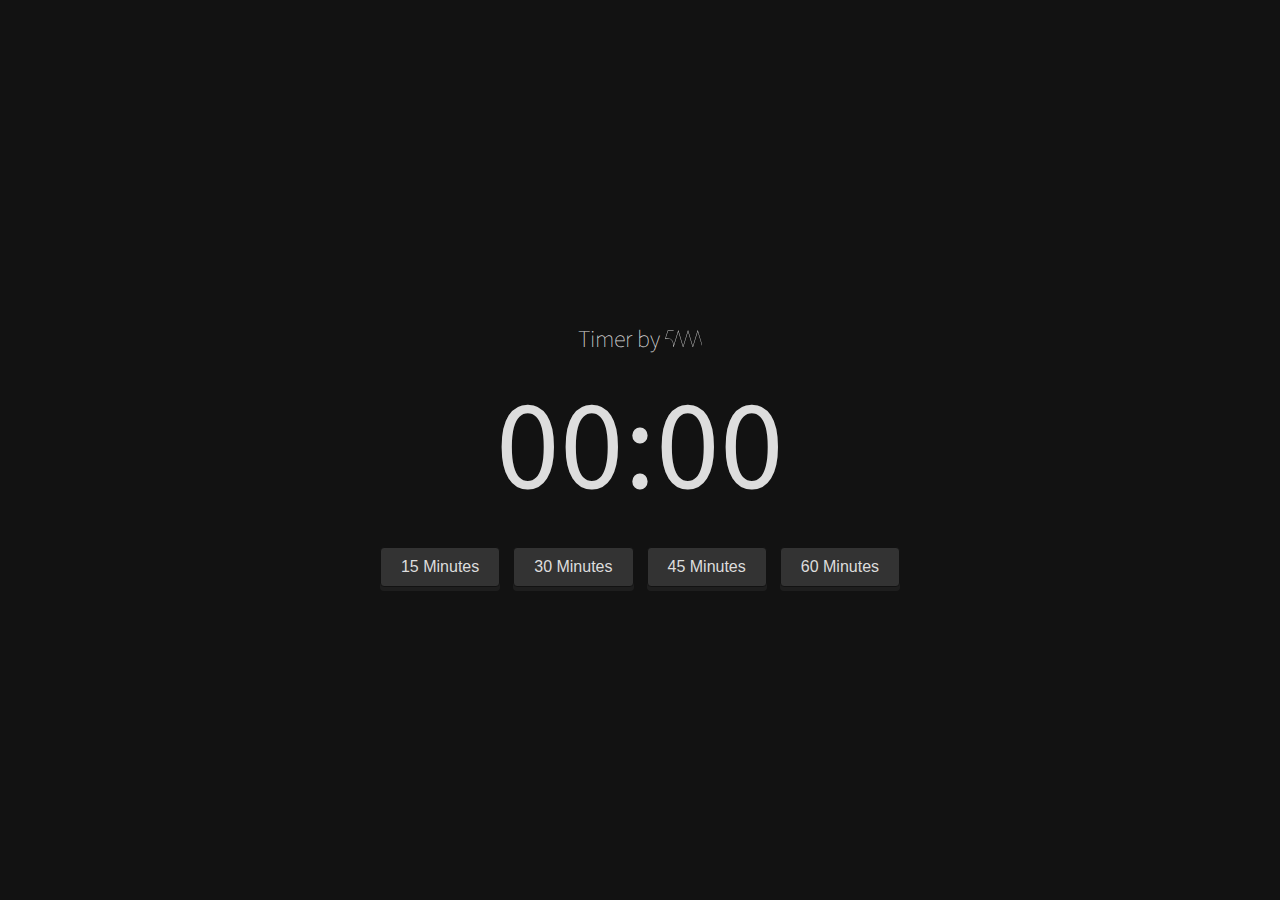
<file: everydaything/index.html>
<!DOCTYPE html>
<html lang="en">
<head>
    <meta charset="UTF-8">
    <meta name="viewport" content="width=device-width, initial-scale=1.0">
    <title>Timer by 5AM</title>
    <link rel="stylesheet" href="css/style.css">
    <link rel="preconnect" href="https://fonts.googleapis.com">
    <link rel="preconnect" href="https://fonts.gstatic.com" crossorigin>
    <link href="https://fonts.googleapis.com/css2?family=Source+Sans+3:wght@200;400&display=swap" rel="stylesheet">
    <link rel="icon" href="favicon.ico" />
</head>
<body>
    <div class="timer-container">
        <h1>Timer by 
            <a href="https://www.5am.co/" target="_blank">
                <svg xmlns="http://www.w3.org/2000/svg" height="17" fill="none" viewBox="0 0 60 27"><path fill="#DDD" fill-rule="evenodd" d="m21.176 2.26-7.452 24.734h-.026V27h-.039l-.122-.006h-.488l.008-.025h-.008c.558-10.878-4.624-12.72-6.875-13.012-3.262-.413-5.512.52-5.532.534L0 14.764 4.261.813h9.45v.635H4.748L.998 13.697c.928-.273 2.81-.673 5.254-.362 2.261.283 7.257 1.988 7.48 11.391L21.183 0l7.634 25.813L36.593 0l7.634 25.813L52.003 0 60 26.994h-.688L51.998 2.26l-7.453 24.733h-.674l.02-.051L36.585 2.26l-7.452 24.733h-.674l.02-.051L21.175 2.26Z" clip-rule="evenodd"></path></svg>
            </a>
        </h1>
        <div id="timer-display">00:00</div>
        <button onclick="startTimer(15)">15 Minutes</button>
        <button onclick="startTimer(30)">30 Minutes</button>
        <button onclick="startTimer(45)">45 Minutes</button>
        <button onclick="startTimer(60)">60 Minutes</button>
    </div>
    <script src="js/script.js"></script>
    <audio id="alarm-sound" src="media/alarm.mp3" preload="auto"></audio>
</body>
</html>
</file>
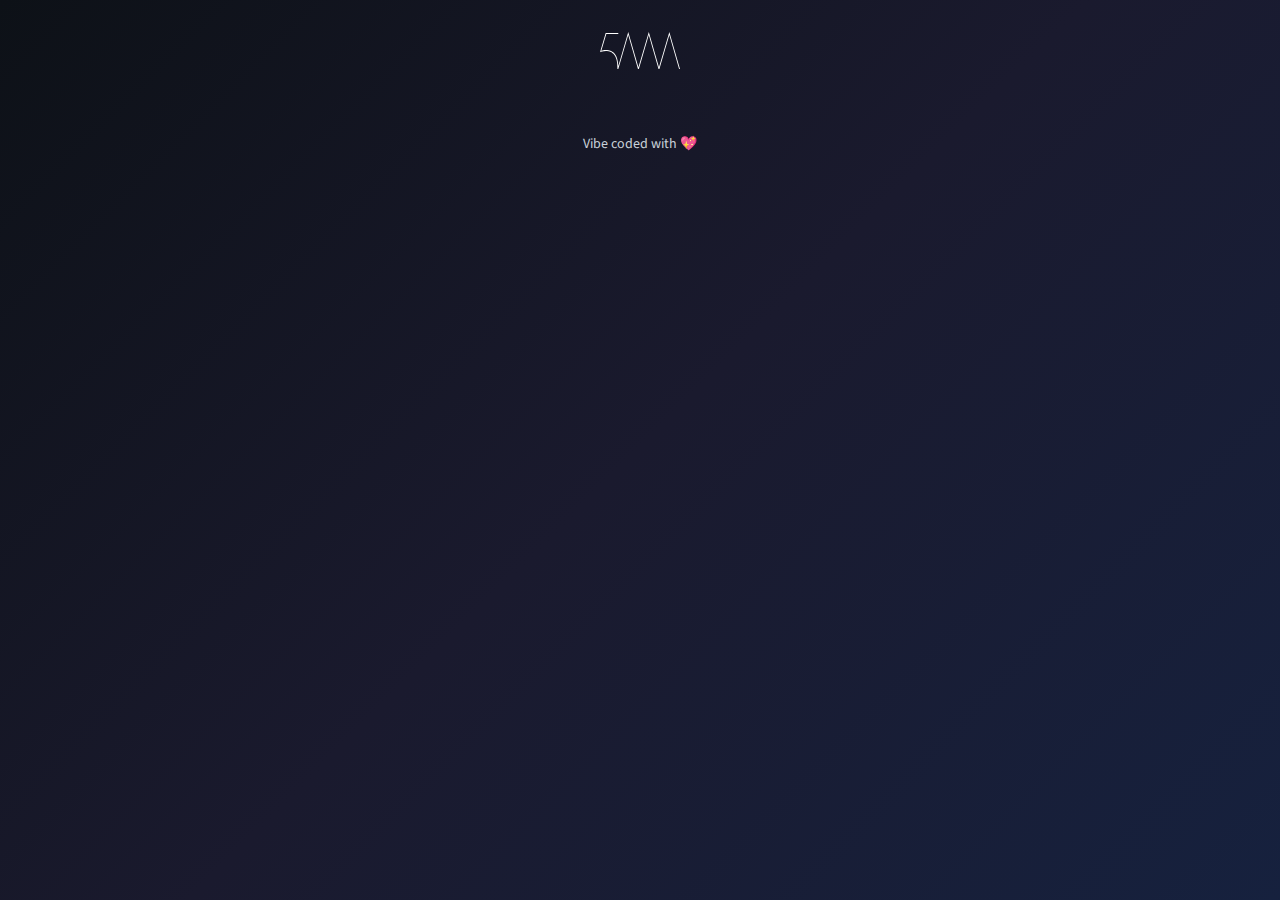
<file: percent-to-dollar/index.html>
<!DOCTYPE html>
<html lang="en">
<head>
    <meta charset="UTF-8">
    <meta name="viewport" content="width=device-width, initial-scale=1.0">
    <meta name="robots" content="noindex, nofollow">
    <title>% → $ Allocation Converter</title>
    <link rel="icon" type="image/svg+xml" href="images/favicon.svg">
    <link rel="preconnect" href="https://fonts.googleapis.com">
    <link rel="preconnect" href="https://fonts.gstatic.com" crossorigin>
    <link href="https://fonts.googleapis.com/css2?family=Source+Sans+3:wght@200;300;400;600;700&display=swap" rel="stylesheet">
    <link rel="stylesheet" href="styles.css">
</head>
<body>
    <div class="container">
        <a href="https://www.5am.co/" target="_blank" rel="noopener noreferrer" class="logo-link">
            <img src="images/logo-5am.svg" alt="Logo" class="page-logo">
        </a>
        <div id="sections-container"></div>
    </div>
    <footer class="page-footer">
        <p>Vibe coded with 💖</p>
    </footer>
    <script src="script.js"></script>
</body>
</html>
</file>
<file: everydaything/css/style.css>
body {
    display: flex;
    justify-content: center;
    align-items: center;
    height: 100vh;
    font-family: 'Source Sans 3', sans-serif;
    background-color: #121212;
    color: #dddddd;
    margin: 0;
}

h1 { 
    font-size: 1.5em;
    margin-bottom: 0px;
    font-weight: 200;
}

.timer-container {
    text-align: center;
}

#timer-display {
    font-size: 8em;
    margin-bottom: 0px;
    font-weight: 400;
}

button {
    font-weight: 400;
    margin: 8px 5px;
    padding: 10px 20px;
    font-size: 1em;
    background-color: #333333;
    color: #dddddd;
    border: 1px solid #121212;
    border-radius: 4px;
    cursor: pointer;
    box-shadow: 0px 4px #1e1e1e;
}

button:hover {
    background-color: #2c2c2c;
}
</file>
<file: ecuad-alumni-office/styles.css>
/* CSS Reset & Base Styles */
* {
    margin: 0;
    padding: 0;
    box-sizing: border-box;
}

:root {
    --color-primary: #137fec;
    --color-primary-dark: #0e6bd6;
    --color-text: #111418;
    --color-text-light: #617589;
    --color-background: #f6f7f8;
    --color-background-light: #ffffff;
    --color-border: #e2e8f0;
    --color-border-dark: #cbd5e1;
    --color-accent-light: #dbeafe;
    --color-card: #ffffff;
    --color-card-bg: #f8fafc;
    --sidebar-width: 288px;
    --mobile-header-height: 60px;
    --transition-speed: 0.2s;
}

html {
    scroll-behavior: smooth;
    font-size: 16px;
}

body {
    font-family: 'Source Sans 3', -apple-system, BlinkMacSystemFont, 'Segoe UI', 'Roboto', 'Oxygen', 'Ubuntu', 'Cantarell', 'Fira Sans', 'Droid Sans', 'Helvetica Neue', sans-serif;
    line-height: 1.6;
    color: var(--color-text);
    background-color: var(--color-background);
    -webkit-font-smoothing: antialiased;
    -moz-osx-font-smoothing: grayscale;
    overflow-x: hidden;
    position: relative;
}

/* Content Wrapper */
.content-wrapper {
    width: 100%;
    margin: 0 auto;
    padding: clamp(2rem, 4vw, 3rem) 1rem;
}

/* Hero Section */
.hero-section {
    margin-top: 2rem;
    margin-bottom: 2rem;
}

.briefing-badge {
    display: inline-flex;
    align-items: center;
    gap: 0.5rem;
    padding: 0.25rem 0.75rem;
    background-color: var(--color-accent-light);
    border: 1px solid rgba(19, 127, 236, 0.2);
    border-radius: 9999px;
    margin-bottom: 1.5rem;
}

.badge-dot {
    width: 8px;
    height: 8px;
    background-color: var(--color-primary);
    border-radius: 50%;
    animation: pulse 2s ease-in-out infinite;
}

@keyframes pulse {
    0%, 100% { opacity: 1; }
    50% { opacity: 0.5; }
}

.badge-text {
    font-size: 0.75rem;
    font-weight: 700;
    color: var(--color-primary);
    text-transform: uppercase;
    letter-spacing: 0.05em;
}

.hero-content {
    display: flex;
    flex-direction: column;
    gap: 1rem;
}

.hero-title {
    font-size: clamp(1.75rem, 4vw, 2.5rem);
    font-weight: 900;
    line-height: 1.2;
    letter-spacing: -0.02em;
    color: var(--color-text);
    margin: 0;
}

.hero-subhead {
    font-size: clamp(1.125rem, 2.5vw, 1.5rem);
    font-weight: 500;
    line-height: 1.4;
    color: var(--color-primary);
    margin: 0;
}

.hero-description {
    font-size: clamp(1rem, 2vw, 1.25rem);
    line-height: 1.6;
    color: var(--color-text-light);
    max-width: 100%;
    margin: 0;
}

@media (min-width: 1024px) {
    .hero-description {
        max-width: min(48rem, calc(100% - clamp(4rem, 8vw, 6rem)));
    }
}

.section-divider {
    border: none;
    border-top: 1px solid var(--color-border);
    margin: 4rem 0;
}

/* Section Styles */
.section-header {
    display: flex;
    flex-direction: column;
    gap: 1rem;
    margin-bottom: 1.5rem;
}

#why-matters .section-header {
    margin-bottom: 0;
}

#why-matters .why-matters-list-container + .section-header {
    margin-top: 1.5rem;
}

/* Accordion Styles */
.accordion {
    margin-top: 2rem;
}

.accordion-item {
    background-color: var(--color-card);
    border: 1px solid var(--color-border);
    border-radius: 0.5rem;
    margin-bottom: 0.75rem;
    overflow: hidden;
    transition: all var(--transition-speed) ease;
    box-shadow: 0 1px 2px rgba(0, 0, 0, 0.05);
}

.accordion-item:hover {
    box-shadow: 0 2px 4px rgba(0, 0, 0, 0.08);
    border-color: var(--color-border-dark);
}

.accordion-item:last-child {
    margin-bottom: 0;
}

.accordion-header {
    width: 100%;
    background: none;
    border: none;
    padding: clamp(0.875rem, 2vw, 1rem) clamp(1rem, 2.5vw, 1.5rem);
    text-align: left;
    cursor: pointer;
    display: flex;
    justify-content: space-between;
    align-items: center;
    gap: 1rem;
    font-size: clamp(1rem, 1.5vw, 1rem);
    font-weight: 500;
    color: var(--color-text-light);
    transition: background-color 0.4s cubic-bezier(0.4, 0, 0.2, 1), color 0.4s cubic-bezier(0.4, 0, 0.2, 1), font-weight 0.4s cubic-bezier(0.4, 0, 0.2, 1);
    position: relative;
}

.accordion-header::before {
    content: '';
    position: absolute;
    left: 0;
    top: 0;
    bottom: 0;
    width: 3px;
    background-color: transparent;
    transition: background-color 0.4s cubic-bezier(0.4, 0, 0.2, 1);
}

.accordion-header:hover {
    color: var(--color-primary);
    background-color: var(--color-card-bg);
    transition: background-color var(--transition-speed) ease, color var(--transition-speed) ease;
}

.accordion-header.active {
    color: var(--color-primary);
    font-weight: 700;
    background-color: rgba(19, 127, 236, 0.05);
}

.accordion-header.active::before {
    background-color: var(--color-primary);
}

.accordion-title {
    flex: 1;
    line-height: 1.4;
}

.accordion-icon {
    width: 1.75rem;
    height: 1.75rem;
    display: flex;
    align-items: center;
    justify-content: center;
    font-size: 1.3rem;
    line-height: 1;
    font-family: 'Material Symbols Outlined';
    color: var(--color-primary);
    background-color: rgba(19, 127, 236, 0.1);
    border-radius: 50%;
    transition: background-color 0.4s cubic-bezier(0.4, 0, 0.2, 1), color 0.4s cubic-bezier(0.4, 0, 0.2, 1), transform 0.4s cubic-bezier(0.4, 0, 0.2, 1);
    flex-shrink: 0;
}

.accordion-header:hover .accordion-icon {
    background-color: rgba(19, 127, 236, 0.15);
    transform: scale(1.1);
    transition: background-color var(--transition-speed) ease, transform var(--transition-speed) ease;
}

.accordion-header.active .accordion-icon {
    background-color: var(--color-primary);
    color: #ffffff;
    transform: rotate(180deg) scale(1.1);
}

.accordion-content {
    max-height: 0;
    overflow: hidden;
    opacity: 0;
    transition: max-height 0.4s cubic-bezier(0.4, 0, 0.2, 1), opacity 0.1s ease-out;
}

.accordion-content.active {
    max-height: 2000px;
    opacity: 1;
    padding: 0 clamp(1rem, 2.5vw, 1.5rem) clamp(1rem, 2vw, 1.5rem);
    transition: max-height 0.4s cubic-bezier(0.4, 0, 0.2, 1), opacity 0.2s ease-in 0.1s;
}

.accordion-content .why-matters-bullet-item {
    font-size: 1rem;
}

.accordion-content .why-matters-bullet-item:last-child {
    padding-bottom: 0;
}

.section-title {
    font-size: clamp(1.5rem, 4vw, 2rem);
    font-weight: 500;
    letter-spacing: -0.01em;
    color: var(--color-text);
    margin: 0;
}

/* Enablers Subsection */
.enablers-subsection {
    margin-top: 3rem;
    margin-bottom: 0;
}

.enablers-title {
    font-size: clamp(1rem, 2vw, 1.125rem);
    font-weight: 600;
    color: var(--color-text);
    margin: 0 0 0.75rem 0;
}

.enablers-subtitle {
    font-style: italic;
    margin-top: 0.5rem;
}

.section-description {
    font-size: clamp(1rem, 2vw, 1.125rem);
    line-height: 1.6;
    color: var(--color-text-light);
    margin: 0;
}

.signals-intro-text {
    max-width: 70%;
    margin-top: 0.5rem;
}

.why-matters {
    margin-top: 0;
    margin-bottom: 0.75rem;
}

.why-matters-heading {
    font-size: clamp(1rem, 2vw, 1.125rem);
    font-weight: 600;
    color: var(--color-text);
    margin: 0 0 0.75rem 0;
}

.why-matters-list {
    list-style: none;
    padding: 0;
    margin: 0;
}

.why-matters-item {
    display: flex;
    align-items: flex-start;
    gap: 0.75rem;
    padding: 1rem 0;
    font-size: 1rem;
    line-height: 1.6;
    color: var(--color-text);
    border-bottom: 1px solid var(--color-border);
}

.why-matters-item:last-child {
    border-bottom: none;
    padding-bottom: 0;
}

/* Why This Matters Bullet List */
.why-matters-list-container {
    margin-top: 0;
}

.why-matters-bullet-list {
    list-style: none;
    padding: 0;
    margin: 0;
    display: flex;
    flex-direction: column;
    gap: 0;
}

.why-matters-bullet-item {
    display: flex;
    align-items: flex-start;
    gap: 0.75rem;
    padding: 1rem 0;
    font-size: clamp(1rem, 2vw, 1.125rem);
    line-height: 1.6;
    color: var(--color-text);
    border-bottom: 1px solid var(--color-border);
}

.why-matters-bullet-item > span:last-child {
    max-width: 90%;
}

.why-matters-bullet-item:last-child {
    border-bottom: none;
}

.why-matters-bullet-list.no-dividers .why-matters-bullet-item {
    border-bottom: none;
    padding: 0;
}

.why-matters-bullet-list.no-bullets .why-matters-bullet-item {
    padding: 1rem 0;
    font-size: 1rem;
}

.why-matters-bullet-list.no-bullets .why-matters-bullet-item > span:last-child {
    max-width: 100%;
}

.why-matters-bullet-list.no-bullets .why-matters-bullet-item strong {
    font-weight: 600;
}

.why-matters-bullet-list.no-bullets .bullet {
    display: none;
}

.why-matters-bullet-item .bullet {
    margin-top: 0.5rem;
}

/* Signals Grid */
.signals-grid {
    display: grid;
    grid-template-columns: 1fr;
    gap: 1.5rem;
    margin-top: 2rem;
}

@media (min-width: 768px) {
    .signals-grid {
        grid-template-columns: repeat(2, 1fr);
    }
}

.signal-card {
    background-color: var(--color-card);
    border: 1px solid var(--color-border);
    border-radius: 0.75rem;
    padding: 1.5rem;
    box-shadow: 0 1px 2px rgba(0, 0, 0, 0.05);
    display: flex;
    flex-direction: column;
    gap: 1rem;
}

.signal-icon {
    display: flex;
    align-items: center;
    justify-content: flex-start;
    font-size: 1.5rem;
    flex-shrink: 0;
}

.signal-title {
    font-size: clamp(1.125rem, 2vw, 1.25rem);
    font-weight: 700;
    line-height: 1.3;
    color: var(--color-text);
    margin: 0;
}

.signal-description {
    font-size: 1rem;
    line-height: 1.6;
    color: var(--color-text-light);
    margin: 0;
}

/* Tabs */
.tabs-container {
    display: flex;
    flex-direction: column;
    gap: 0.5rem;
}

.tabs {
    display: flex;
    gap: 2rem;
    border-bottom: 1px solid var(--color-border);
}

.tab-button {
    background: none;
    border: none;
    padding: clamp(0.625rem, 1.5vw, 0.75rem) 0;
    font-size: clamp(1rem, 1.5vw, 1rem);
    font-weight: 500;
    color: var(--color-text-light);
    cursor: pointer;
    border-bottom: 2px solid transparent;
    transition: color var(--transition-speed) ease;
    position: relative;
}

.tab-button:hover {
    color: var(--color-primary);
}

.tab-button.active {
    color: var(--color-primary);
    font-weight: 700;
    border-bottom-color: var(--color-primary);
}

/* Filter Pills */
.filter-pills {
    display: none;
    flex-wrap: wrap;
    gap: 0.5rem;
    margin-top: 0.5rem;
}

.filter-pills.active {
    display: flex;
}

.pill {
    padding: 0.375rem 1rem;
    font-size: 1rem;
    font-weight: 500;
    color: var(--color-text-light);
    background-color: var(--color-card);
    border: 1px solid var(--color-border);
    border-radius: 9999px;
    cursor: pointer;
    transition: all var(--transition-speed) ease;
}

.pill:hover {
    background-color: var(--color-card-bg);
}

.pill.active {
    background-color: var(--color-primary);
    color: #ffffff;
    border-color: var(--color-primary);
    box-shadow: 0 0 0 2px rgba(19, 127, 236, 0.2);
}

/* Content Card */
.content-card {
    background-color: var(--color-card);
    border: 1px solid var(--color-border);
    border-radius: 0.75rem;
    box-shadow: 0 1px 2px rgba(0, 0, 0, 0.05);
    overflow: hidden;
}

.card-content {
    padding: clamp(1rem, 3vw, 1.5rem);
}

@media (min-width: 768px) {
    .card-content {
        padding: clamp(1.5rem, 3vw, 2rem);
    }
}

/* TL;DR Box */
.tldr-box {
    background-color: var(--color-card-bg);
    border-bottom: 1px solid var(--color-border);
    padding: clamp(0.875rem, 2vw, 1rem) clamp(1rem, 2.5vw, 1.5rem);
    display: flex;
    gap: 0.75rem;
    align-items: center;
}

.tldr-icon {
    font-size: 1.25rem;
    color: var(--color-primary);
    flex-shrink: 0;
}

.tldr-text {
    font-size: 1rem;
    font-weight: 500;
    line-height: 1.5;
    color: var(--color-text-light);
    margin: 0;
}

.tldr-text strong {
    font-weight: 600;
    color: var(--color-text);
}

/* Quote Block */
.quote-block {
    margin: 0 0 2rem 0;
    padding-left: 1.5rem;
    border-left: 4px solid rgba(19, 127, 236, 0.3);
    display: flex;
    flex-direction: column;
    gap: 1rem;
}

.quote-text {
    font-size: clamp(1rem, 2.5vw, 1.25rem);
    font-family: 'Source Serif 4', Georgia, 'Times New Roman', Times, serif;
    font-style: italic;
    font-weight: 400;
    line-height: 1.6;
    color: var(--color-text);
    margin: 0;
}

.content-divider {
    border: none;
    border-top: 1px solid var(--color-border);
    margin: 2rem 0;
}

/* Issues & Solutions */
.issues-solutions {
    display: flex;
    flex-direction: column;
    gap: 2rem;
}

.section-heading {
    font-size: 1rem;
    font-weight: 700;
    text-transform: uppercase;
    letter-spacing: 0.05em;
    color: var(--color-text-light);
    margin: 0 0 1rem 0;
    padding-bottom: 0.5rem;
    border-bottom: 1px solid var(--color-border);
    display: flex;
    align-items: center;
    gap: 0.5rem;
}

.solutions-heading {
    color: var(--color-primary);
}

.issue-list,
.needs-list {
    list-style: none;
    padding: 0;
    margin: 0;
    display: flex;
    flex-direction: column;
    gap: 0.75rem;
}

.issue-item,
.needs-item {
    display: flex;
    gap: 0.75rem;
    font-size: 1rem;
    line-height: 1.6;
    color: var(--color-text);
}

.issue-item strong,
.needs-item strong {
    font-weight: 600;
}

.bullet {
    width: 6px;
    height: 6px;
    border-radius: 50%;
    margin-top: 0.5rem;
    flex-shrink: 0;
}

.bullet-red {
    background-color: #f87171;
}

.bullet-primary {
    background-color: var(--color-primary);
}

/* Solutions Grid */
.solutions-grid {
    display: grid;
    grid-template-columns: 1fr;
    gap: 1rem;
}

@media (min-width: 640px) and (max-width: 1199px) {
    .solutions-grid {
        grid-template-columns: repeat(2, 1fr);
    }
}

/* Solutions grid responsive - handled in larger breakpoints */

.solution-card {
    padding: 1rem;
    border-radius: 0.5rem;
    border: 1px solid var(--color-border);
    background-color: var(--color-card-bg);
    display: flex;
    flex-direction: column;
    gap: 0.5rem;
}

.solution-icon {
    font-size: 1.5rem;
    margin-bottom: 0.25rem;
}

.solution-title {
    font-size: 1rem;
    font-weight: 700;
    color: var(--color-text);
    margin: 0;
}

.solution-description {
    font-size: 1rem;
    line-height: 1.5;
    color: var(--color-text-light);
    margin: 0;
}

/* Tab and Panel Visibility */
.tab-panel {
    display: none;
}

.tab-panel.active {
    display: block;
}

.category-panel {
    display: none;
}

.category-panel.active {
    display: block;
}

.stage-panel {
    display: none;
}

.stage-panel.active {
    display: block;
}

/* Stage Tabs */
.stage-tabs {
    display: flex;
    border-bottom: 1px solid var(--color-border);
    overflow-x: auto;
}

.stage-tabs .stage-tab {
    flex: 1;
}

.stage-tab {
    background: none;
    border: none;
    padding: clamp(0.875rem, 2vw, 1rem) clamp(1rem, 2.5vw, 1.5rem);
    font-size: clamp(1rem, 1.5vw, 1rem);
    font-weight: 500;
    color: var(--color-text-light);
    cursor: pointer;
    border-bottom: 2px solid transparent;
    transition: all var(--transition-speed) ease;
    white-space: nowrap;
    display: flex;
    flex-direction: column;
    align-items: flex-start;
    gap: 0.25rem;
}

.stage-tab-title {
    font-size: clamp(1rem, 1.5vw, 1rem);
    font-weight: 500;
    line-height: 1.2;
}

.stage-tab-subhead {
    font-size: 0.75rem;
    font-weight: 400;
    line-height: 1.2;
    opacity: 0.7;
}

.stage-tab:hover {
    color: var(--color-primary);
}

.stage-tab.active {
    color: var(--color-primary);
    font-weight: 700;
    border-bottom-color: var(--color-primary);
    background-color: rgba(19, 127, 236, 0.05);
}

/* Needs Grid */
.needs-grid {
    display: grid;
    grid-template-columns: 1fr;
    gap: 2rem;
}

.needs-column {
    display: flex;
    flex-direction: column;
}

.needs-heading {
    font-size: 1rem;
    font-weight: 700;
    text-transform: uppercase;
    letter-spacing: 0.05em;
    color: var(--color-text-light);
    margin: 0 0 1rem 0;
    padding-bottom: 0.5rem;
    border-bottom: 1px solid var(--color-border);
}

.needs-heading-primary {
    color: var(--color-primary);
}

/* Navigation Icons */
.nav-icon {
    display: inline-block;
    margin-right: 0.75rem;
    font-size: 1.25rem;
}

/* Mobile Header */
.mobile-header {
    display: flex;
    align-items: center;
    justify-content: space-between;
    height: var(--mobile-header-height);
    padding: 0 1rem;
    background-color: rgba(246, 247, 248, 0.4);
    border-bottom: 1px solid var(--color-border);
    position: sticky;
    top: 0;
    z-index: 100;
    width: 100%;
    backdrop-filter: blur(10px);
    -webkit-backdrop-filter: blur(10px);
}

.mobile-menu-toggle {
    background: none;
    border: none;
    padding: 0.5rem;
    cursor: pointer;
    display: flex;
    align-items: center;
    justify-content: center;
    color: var(--color-text);
    overflow: visible;
}

.hamburger {
    display: flex;
    flex-direction: column;
    gap: 4px;
    width: 24px;
    height: 20px;
    position: relative;
    overflow: visible;
}

.hamburger span {
    display: block;
    height: 2px;
    width: 100%;
    background-color: var(--color-text);
    transition: all var(--transition-speed) ease;
    position: absolute;
    left: 0;
    transform-origin: center;
}

.hamburger span:nth-child(1) {
    top: 0;
}

.hamburger span:nth-child(2) {
    top: 50%;
    transform: translateY(-50%);
}

.hamburger span:nth-child(3) {
    bottom: 0;
}

.mobile-menu-toggle[aria-expanded="true"] .hamburger span:nth-child(1) {
    top: 50%;
    transform: translateY(-50%) rotate(45deg);
}

.mobile-menu-toggle[aria-expanded="true"] .hamburger span:nth-child(2) {
    opacity: 0;
    transform: translateY(-50%);
}

.mobile-menu-toggle[aria-expanded="true"] .hamburger span:nth-child(3) {
    bottom: auto;
    top: 50%;
    transform: translateY(-50%) rotate(-45deg);
}

.mobile-branding .brand-text {
    font-weight: 500;
    font-size: 1rem;
    color: var(--color-text);
}

/* Mobile Drawer */
.mobile-drawer {
    position: fixed;
    top: var(--mobile-header-height);
    left: 0;
    width: 280px;
    height: calc(100vh - var(--mobile-header-height));
    background-color: var(--color-card);
    border-right: 1px solid var(--color-border);
    transform: translateX(-100%);
    transition: transform var(--transition-speed) ease;
    z-index: 99;
    overflow-y: auto;
}

.mobile-drawer.open {
    transform: translateX(0);
}

.drawer-content {
    display: flex;
    flex-direction: column;
    height: 100%;
    padding: 1.5rem 1rem;
    gap: 1.5rem;
    background-color: var(--color-card);
}

.drawer-branding {
    display: flex;
    flex-direction: column;
}

/* Style cloned sidebar-branding in mobile drawer */
.drawer-content .sidebar-branding {
    display: flex;
    flex-direction: column;
    gap: 2rem;
}

.brand-icons {
    display: flex;
    align-items: center;
    gap: 1rem;
}

.logo-link {
    display: inline-block;
    text-decoration: none;
    cursor: pointer;
    transition: opacity var(--transition-speed) ease;
}

.logo-link:hover {
    opacity: 0.8;
}

.logo-link:focus {
    outline: 2px solid var(--color-primary);
    outline-offset: 2px;
    border-radius: 0.25rem;
}

.brand-icon {
    width: 3rem;
    height: 3rem;
    border-radius: 50%;
}

.brand-icon-light {
    width: 2.5rem;
    height: 2.5rem;
}

.brand-icon-light,
.brand-icon-dark {
    background-color: var(--color-card-bg);
    border: 1px solid var(--color-border);
}

.brand-icon img,
.brand-icon-light img,
.brand-icon-dark img,
img.brand-icon,
img.brand-icon-light,
img.brand-icon-dark {
    width: auto;
    height: 2rem;
    object-fit: contain;
    display: block;
    border-radius: 0;
    background-color: transparent;
    border: none;
}

.brand-text-group {
    display: flex;
    flex-direction: column;
}

.brand-title {
    font-size: 1.125rem;
    font-weight: 700;
    line-height: 1.3;
    color: var(--color-text);
    margin-bottom: 0.25rem;
}

.brand-subtitle {
    font-size: 1rem;
    color: var(--color-text-light);
    margin: 0;
}

.drawer-nav-list {
    list-style: none;
    padding: 0;
    margin: 0;
    flex: 1;
}

.drawer-nav-list li {
    list-style: none;
}

.drawer-nav-list .nav-link {
    display: flex;
    align-items: center;
    padding: 0.75rem 1rem;
    margin: 0.25rem 0;
    border-radius: 0.5rem;
    color: var(--color-text);
    text-decoration: none;
    font-size: 1rem;
    transition: all var(--transition-speed) ease;
}

.drawer-nav-list .nav-link:hover,
.drawer-nav-list .nav-link:focus {
    background-color: var(--color-card-bg);
}

.drawer-nav-list .nav-link.active {
    background-color: rgba(19, 127, 236, 0.1);
    color: var(--color-primary);
    font-weight: 500;
    outline: 0.5px solid rgba(19, 127, 236, 0.6);
    outline-offset: -1px;
}

.drawer-footer {
    margin-top: auto;
    padding-top: 1.5rem;
    border-top: 1px solid var(--color-border);
    display: flex;
    flex-direction: column;
}

/* Style cloned sidebar-footer in mobile drawer */
.drawer-content .sidebar-footer {
    margin-top: 0;
    padding-top: 0;
    border-top: none;
    display: flex;
    flex-direction: column;
    gap: 1rem;
}

.contact-info {
    display: flex;
    align-items: center;
    gap: 0.75rem;
}

.contact-avatar {
    width: 3rem;
    height: 3rem;
    border-radius: 50%;
    background-color: #e5e7eb;
    background-size: cover;
    background-position: center;
    flex-shrink: 0;
    overflow: hidden;
    border: 1px solid var(--color-border);
}

.contact-avatar img {
    width: 100%;
    height: 100%;
    object-fit: cover;
    display: block;
}

.contact-details {
    display: flex;
    flex-direction: column;
}

.contact-name {
    font-size: 1rem;
    font-weight: 600;
    line-height: 1.2;
    color: var(--color-text);
    margin-bottom: 0.125rem;
}

.contact-name a {
    color: inherit;
    text-decoration: underline;
    transition: color var(--transition-speed) ease;
}

.contact-name a:hover {
    color: var(--color-primary);
}

.contact-title {
    font-size: 1rem;
    color: var(--color-text-light);
}

.document-status {
    display: flex;
    align-items: center;
    gap: 0.5rem;
    font-size: 0.75rem;
    color: var(--color-text-light);
    background-color: var(--color-card-bg);
    padding: 0.5rem;
    border-radius: 0.25rem;
}

.status-icon {
    font-size: 1rem;
}

/* Desktop Sidebar */
.desktop-sidebar {
    display: none;
    background-color: var(--color-card);
}

.desktop-sidebar .sidebar-content {
    background-color: var(--color-card);
}

.nav-list .nav-link {
    display: flex;
    align-items: center;
    padding: 0.875rem 1rem;
    margin: 0.25rem 0;
    border-radius: 0.5rem;
    transition: all var(--transition-speed) ease;
}

.nav-list .nav-link:hover,
.nav-list .nav-link:focus {
    background-color: var(--color-card-bg);
}

.nav-list .nav-link.active {
    background-color: rgba(19, 127, 236, 0.1);
    color: var(--color-primary);
    font-weight: 500;
    outline: 0.5px solid rgba(19, 127, 236, 0.6);
    outline-offset: -1px;
}

.nav-list .nav-link.active::before {
    display: none;
}

/* Main Content */
.main-content {
    width: 100%;
    min-height: 100vh;
    background-color: var(--color-background);
}

.content-section {
    margin-bottom: 4rem;
}

#lifecycle.content-section {
    margin-bottom: 0;
}

/* Overlay for mobile drawer */
.overlay {
    display: none;
    position: fixed;
    top: var(--mobile-header-height);
    left: 0;
    width: 100%;
    height: calc(100vh - var(--mobile-header-height));
    background-color: rgba(0, 0, 0, 0.5);
    z-index: 98;
    opacity: 0;
    transition: opacity var(--transition-speed) ease;
}

.overlay.active {
    display: block;
    opacity: 1;
}

/* Tablet Styles - Keep mobile navigation */
@media (min-width: 768px) {
    /* Mobile navigation stays visible on tablet */
}

/* Desktop Styles */
@media (min-width: 1024px) {
    .mobile-header {
        display: none;
    }

    .mobile-drawer {
        display: none;
    }

    .desktop-sidebar {
        display: block;
        position: fixed;
        left: 0;
        top: 0;
        width: var(--sidebar-width);
        height: 100vh;
        background-color: var(--color-card);
        border-right: 1px solid var(--color-border);
        overflow-y: auto;
        z-index: 10;
    }

    .sidebar-content {
        display: flex;
        flex-direction: column;
        height: 100%;
        padding: 1.5rem;
        gap: 1.5rem;
    }

    .sidebar-branding {
        display: flex;
        flex-direction: column;
        gap: 3rem;
    }

    .sidebar-nav {
        flex: 1;
    }

    .nav-list {
        list-style: none;
    }

    .nav-list .nav-link {
        display: block;
        padding: 0.875rem 1rem;
        color: var(--color-text);
        text-decoration: none;
        font-size: 1rem;
        transition: color var(--transition-speed) ease;
        position: relative;
    }

    .nav-list .nav-link:hover,
    .nav-list .nav-link:focus {
        color: var(--color-primary);
        outline: none;
    }

    .nav-list .nav-link.active {
        color: var(--color-primary);
        font-weight: 500;
        outline: 0.5px solid rgba(19, 127, 236, 0.6);
        outline-offset: -1px;
    }

    .nav-list .nav-link.active::before {
        content: '';
        position: absolute;
        left: -1.5rem;
        top: 50%;
        transform: translateY(-50%);
        width: 3px;
        height: 24px;
        background-color: var(--color-primary);
        border-radius: 0 2px 2px 0;
    }

    .sidebar-footer {
        margin-top: auto;
        padding-top: 1.5rem;
        border-top: 1px solid var(--color-border);
        display: flex;
        flex-direction: column;
        gap: 1rem;
    }

    .main-content {
        margin-left: var(--sidebar-width);
        width: calc(100% - var(--sidebar-width));
    }

    .content-wrapper {
        width: 100%;
        max-width: 100%;
        padding: clamp(2rem, 5vw, 3rem) clamp(1.5rem, 3vw, 2rem);
    }

    .content-section {
        margin-bottom: 4rem;
    }

    #lifecycle.content-section {
        margin-bottom: 0;
    }

    .hero-title {
        font-size: clamp(2rem, 5vw, 3rem);
    }

    .site-footer {
        margin-left: var(--sidebar-width);
    }
}

/* Tablet to Desktop Transition */
@media (min-width: 900px) {
    .content-wrapper {
        padding: clamp(2.5rem, 4vw, 3.5rem) clamp(2rem, 4vw, 3rem);
    }
    
    .solutions-grid {
        grid-template-columns: repeat(2, 1fr);
    }
}

/* Large Desktop Styles */
@media (min-width: 1200px) {
    .content-wrapper {
        max-width: min(100%, 1000px);
        padding: clamp(3rem, 5vw, 4rem) clamp(2rem, 4vw, 3rem);
    }
    
    .solutions-grid {
        grid-template-columns: repeat(3, 1fr);
    }
}

/* Extra Large Desktop */
@media (min-width: 1400px) {
    .content-wrapper {
        max-width: min(100%, 1200px);
    }
}

/* Accessibility */
@media (prefers-reduced-motion: reduce) {
    * {
        animation-duration: 0.01ms !important;
        animation-iteration-count: 1 !important;
        transition-duration: 0.01ms !important;
    }

    html {
        scroll-behavior: auto;
    }
}

/* Focus styles for accessibility */
.nav-link:focus-visible,
.mobile-menu-toggle:focus-visible {
    outline: 2px solid var(--color-primary);
    outline-offset: 2px;
}

/* Skip link for screen readers */
.skip-link {
    position: absolute;
    top: -40px;
    left: 0;
    background: var(--color-text);
    color: var(--color-background);
    padding: 8px;
    text-decoration: none;
    z-index: 1000;
}

.skip-link:focus {
    top: 0;
}

/* Site Footer */
.site-footer {
    margin-top: 4rem;
    padding: 2rem 1.5rem;
    border-top: 1px solid var(--color-border);
}

.footer-note {
    font-size: 1rem;
    color: var(--color-text-light);
    text-align: center;
}

@media (min-width: 1024px) {
    .site-footer {
        padding: 2rem 2rem;
    }
}
</file>
<file: percent-to-dollar/styles.css>
/* Reset and Base Styles */
* {
    margin: 0;
    padding: 0;
    box-sizing: border-box;
}

:root {
    /* Dark mode color palette with glassmorphism */
    --bg-primary: #0d1117;
    --bg-secondary: #161b22;
    --bg-tertiary: #21262d;
    --border-color: rgba(255, 255, 255, 0.1);
    --border-color-light: rgba(255, 255, 255, 0.2);
    --text-primary: #f0f6fc;
    --text-secondary: #c9d1d9;
    --accent-color: #58a6ff;
    --accent-hover: #79c0ff;
    --glass-bg: rgba(255, 255, 255, 0.05);
    --glass-bg-light: rgba(255, 255, 255, 0.08);
}

body {
    font-family: 'Source Sans 3', -apple-system, BlinkMacSystemFont, 'Segoe UI', sans-serif;
    background: linear-gradient(135deg, #0d1117 0%, #1a1a2e 50%, #16213e 100%);
    background-attachment: fixed;
    color: var(--text-primary);
    line-height: 1.6;
    padding: 2rem 1rem 0 1rem;
    min-height: 100vh;
}

.container {
    max-width: 1200px;
    margin: 0 auto;
}

.logo-link {
    display: block;
    margin: 0 auto 2rem auto;
    width: fit-content;
    transition: opacity 0.2s;
}

.logo-link:hover {
    opacity: 0.8;
}

.page-logo {
    display: block;
    height: 37px;
    width: auto;
    max-width: 100%;
}

/* Section Styles */
.allocation-section {
    background: var(--glass-bg);
    backdrop-filter: blur(20px) saturate(180%);
    -webkit-backdrop-filter: blur(20px) saturate(180%);
    border: 1px solid var(--border-color-light);
    border-radius: 16px;
    padding: 2rem;
    margin-bottom: 2rem;
    box-shadow: 0 8px 32px 0 rgba(0, 0, 0, 0.37);
}

.allocation-section + .allocation-section {
    margin-bottom: 0;
}

.section-title {
    font-family: 'Source Sans 3', sans-serif;
    font-size: 2rem;
    font-weight: 200;
    color: var(--text-primary);
    margin-bottom: 2rem;
    border-bottom: 1px solid var(--border-color);
    padding-bottom: 1rem;
}

/* Input Group */
.input-group {
    margin-bottom: 2rem;
}

.input-label {
    font-family: 'Source Sans 3', sans-serif;
    font-size: 1rem;
    font-weight: 600;
    color: var(--text-secondary);
    display: block;
    margin-bottom: 0.5rem;
}

.input-with-prefix {
    position: relative;
    display: inline-block;
    max-width: 300px;
}

.input-prefix {
    position: absolute;
    left: 0.75rem;
    top: 50%;
    transform: translateY(-50%);
    font-family: 'Source Sans 3', sans-serif;
    font-size: 1.25rem;
    font-weight: 600;
    color: var(--text-primary);
    pointer-events: none;
    z-index: 1;
}

.total-input {
    font-family: 'Source Sans 3', sans-serif;
    font-size: 1.25rem;
    width: 100%;
    max-width: 300px;
    padding: 0.75rem 1rem 0.75rem 1.5rem;
    background: var(--glass-bg-light);
    backdrop-filter: blur(10px);
    -webkit-backdrop-filter: blur(10px);
    border: 1px solid var(--border-color);
    border-radius: 12px;
    color: var(--text-primary);
    transition: all 0.2s;
    box-shadow: 0 4px 16px 0 rgba(0, 0, 0, 0.2);
}

.input-with-prefix .total-input {
    max-width: 100%;
}

.total-input:hover {
    border-color: var(--accent-hover);
    box-shadow: 0 4px 12px 0 rgba(0, 0, 0, 0.2);
}

.total-input:focus {
    outline: none;
    border-color: var(--accent-color);
    box-shadow: 0 4px 16px 0 rgba(88, 166, 255, 0.3);
}

/* Hide spinner controls (up/down arrows) for number inputs */
.total-input::-webkit-inner-spin-button,
.total-input::-webkit-outer-spin-button {
    -webkit-appearance: none;
    margin: 0;
}

.total-input[type=number] {
    appearance: textfield;
    -moz-appearance: textfield;
}

/* Assets Grid */
.assets-grid {
    display: grid;
    grid-template-columns: repeat(2, 1fr);
    gap: 1.5rem;
    margin-bottom: 1.5rem;
}

/* Asset Card */
.asset-card {
    background: var(--glass-bg-light);
    backdrop-filter: blur(15px) saturate(180%);
    -webkit-backdrop-filter: blur(15px) saturate(180%);
    border: 1px solid var(--border-color);
    border-radius: 12px;
    padding: 1.5rem;
    display: flex;
    flex-direction: column;
    gap: 1rem;
    box-shadow: 0 4px 24px 0 rgba(0, 0, 0, 0.25);
}

.asset-header {
    display: flex;
    align-items: center;
    gap: 0.5rem;
    margin-bottom: 0.5rem;
}

.asset-icon {
    width: 24px;
    height: 24px;
    object-fit: contain;
    flex-shrink: 0;
}

.asset-name {
    font-family: 'Source Sans 3', sans-serif;
    font-size: 1.25rem;
    font-weight: 700;
    color: var(--text-primary);
    text-decoration: none;
    transition: text-decoration 0.2s;
}

.asset-name:hover {
    text-decoration: underline;
}

.asset-type {
    font-family: 'Source Sans 3', sans-serif;
    font-size: 0.875rem;
    color: var(--text-secondary);
}

/* Asset Controls */
.asset-controls {
    display: flex;
    flex-direction: column;
    gap: 0.5rem;
}

.percent-label {
    font-family: 'Source Sans 3', sans-serif;
    font-size: 0.875rem;
    font-weight: 600;
    color: var(--text-secondary);
}

.percent-select {
    font-family: 'Source Sans 3', sans-serif;
    font-size: 1rem;
    padding: 0.625rem 2.5rem 0.625rem 0.75rem;
    background: var(--glass-bg-light);
    backdrop-filter: blur(10px);
    -webkit-backdrop-filter: blur(10px);
    border: 1px solid var(--border-color);
    border-radius: 10px;
    color: var(--text-primary);
    cursor: pointer;
    transition: all 0.2s;
    appearance: none;
    -webkit-appearance: none;
    -moz-appearance: none;
    background-image: url("data:image/svg+xml,%3Csvg xmlns='http://www.w3.org/2000/svg' width='12' height='12' viewBox='0 0 12 12'%3E%3Cpath fill='%23f0f6fc' d='M6 9L1 4h10z'/%3E%3C/svg%3E");
    background-repeat: no-repeat;
    background-position: right 0.75rem center;
    background-size: 12px;
    box-shadow: 0 2px 8px 0 rgba(0, 0, 0, 0.15);
}

.percent-select:focus {
    outline: none;
    border-color: var(--accent-color);
    box-shadow: 0 2px 12px 0 rgba(88, 166, 255, 0.25);
}

.percent-select:hover {
    border-color: var(--accent-hover);
    box-shadow: 0 4px 12px 0 rgba(0, 0, 0, 0.2);
}

/* Asset Amount */
.asset-amount {
    display: flex;
    justify-content: space-between;
    align-items: center;
    padding-top: 0.75rem;
    border-top: 1px solid var(--border-color);
}

.amount-label {
    font-family: 'Source Sans 3', sans-serif;
    font-size: 0.875rem;
    font-weight: 600;
    color: var(--text-secondary);
}

.amount-value {
    font-family: 'Source Sans 3', sans-serif;
    font-size: 1.25rem;
    font-weight: 700;
    color: var(--accent-color);
}

/* Total Display */
.total-display {
    display: flex;
    justify-content: space-between;
    align-items: center;
    padding: 1rem;
    background: var(--glass-bg-light);
    backdrop-filter: blur(10px);
    -webkit-backdrop-filter: blur(10px);
    border: 1px solid var(--border-color);
    border-radius: 12px;
    margin-top: 1rem;
    box-shadow: 0 4px 16px 0 rgba(0, 0, 0, 0.2);
}

.total-label {
    font-family: 'Source Sans 3', sans-serif;
    font-size: 1rem;
    font-weight: 600;
    color: var(--text-secondary);
}

.total-percent {
    font-family: 'Source Sans 3', sans-serif;
    font-size: 1.25rem;
    font-weight: 700;
    color: var(--text-primary);
}

/* Page Footer */
.page-footer {
    text-align: center;
    padding: 2rem 1rem;
}

.page-footer p {
    font-family: 'Source Sans 3', sans-serif;
    font-size: 0.875rem;
    color: var(--text-secondary);
    margin: 0;
}

/* Responsive Design */
@media (max-width: 768px) {
    body {
        padding: 1rem 0.5rem 0 0.5rem;
    }
    
    .logo-link {
        margin-bottom: 1.5rem;
    }
    
    .page-logo {
        height: 30px;
    }
    
    .allocation-section {
        padding: 1.5rem;
    }
    
    .section-title {
        font-size: 1.5rem;
    }
    
    .assets-grid {
        grid-template-columns: 1fr;
        gap: 1rem;
    }
    
    .total-input {
        max-width: 100%;
    }
}

@media (max-width: 480px) {
    .page-logo {
        height: 26px;
    }
    
    .section-title {
        font-size: 1.25rem;
    }
    
    .asset-card {
        padding: 1rem;
    }
}
</file>
